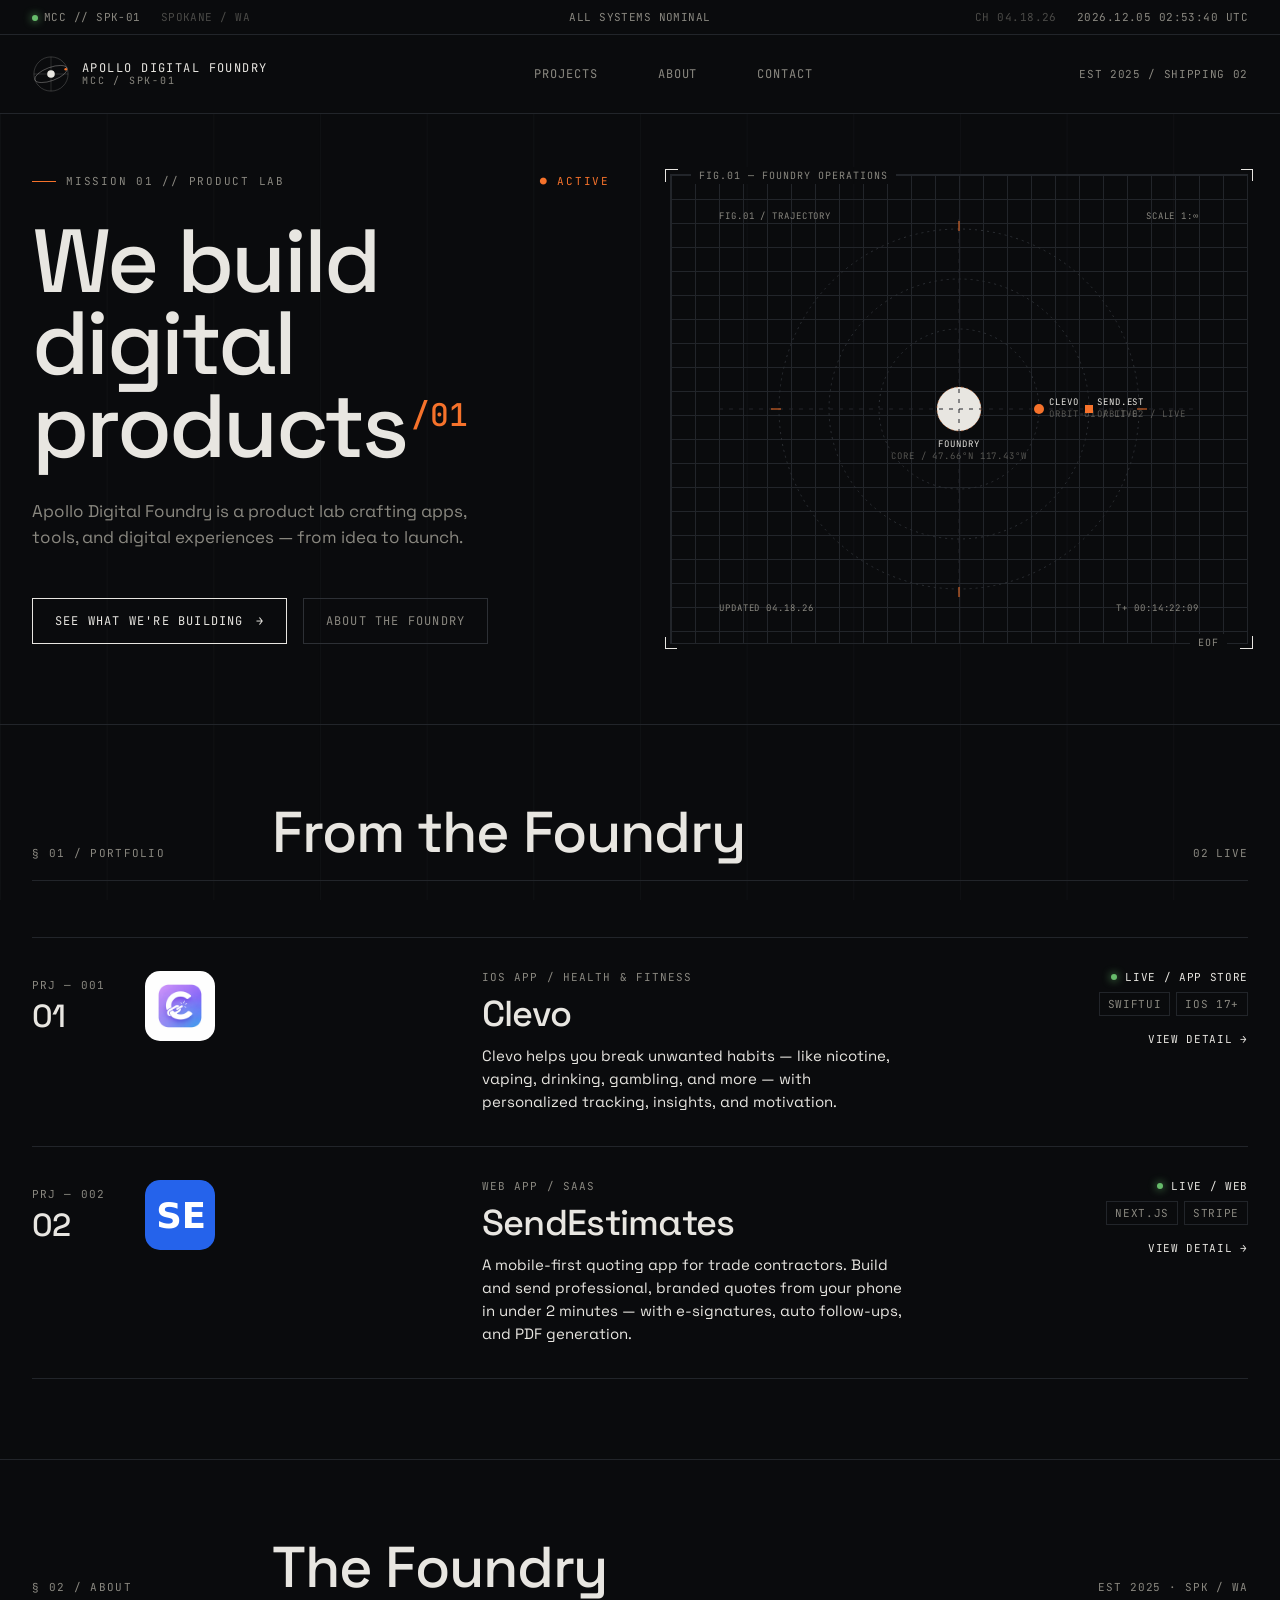
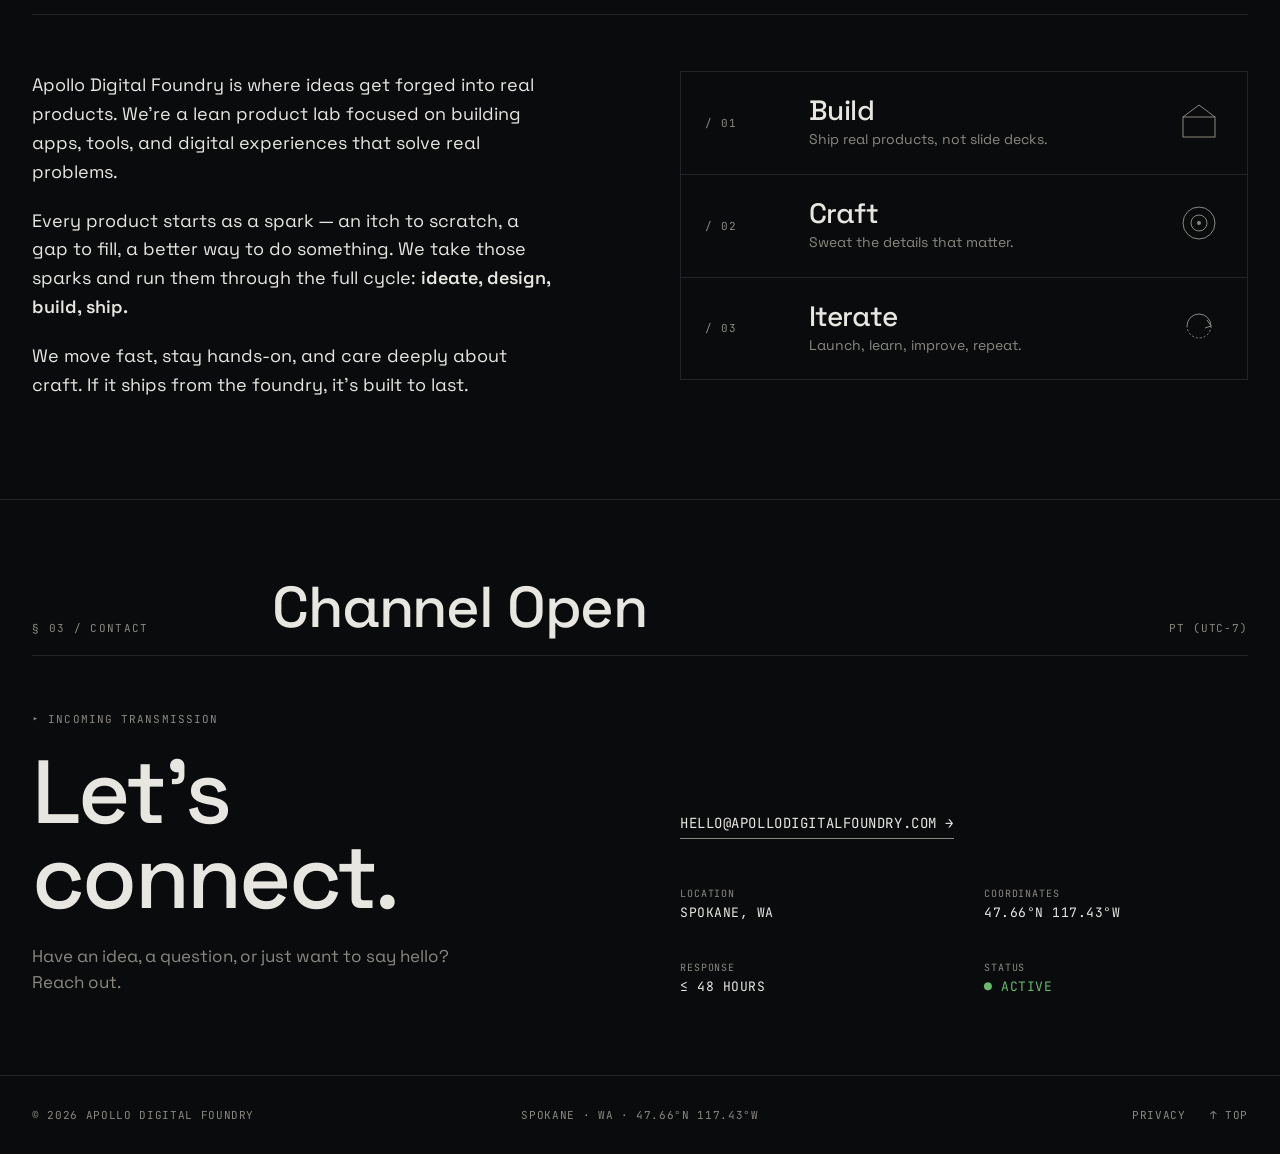
<file: index.html>
<!DOCTYPE html>
<html lang="en">
<head>
  <meta charset="UTF-8" />
  <meta name="viewport" content="width=device-width, initial-scale=1.0" />
  <title>Apollo Digital Foundry — Product Lab / SPK-01</title>
  <meta name="description" content="Apollo Digital Foundry is a product lab crafting apps, tools, and digital experiences — from idea to launch." />

  <!-- Open Graph / iMessage / Facebook -->
  <meta property="og:type" content="website" />
  <meta property="og:title" content="Apollo Digital Foundry — Product Lab" />
  <meta property="og:description" content="A product lab crafting apps, tools, and digital experiences — from idea to launch." />
  <meta property="og:url" content="https://apollodigitalfoundry.com/" />
  <meta property="og:image" content="https://apollodigitalfoundry.com/og-image.png" />
  <meta property="og:image:width" content="1200" />
  <meta property="og:image:height" content="630" />
  <meta property="og:image:alt" content="Apollo Digital Foundry — mission control schematic with orbital monogram and wordmark" />

  <!-- Twitter Card -->
  <meta name="twitter:card" content="summary_large_image" />
  <meta name="twitter:title" content="Apollo Digital Foundry — Product Lab" />
  <meta name="twitter:description" content="A product lab crafting apps, tools, and digital experiences — from idea to launch." />
  <meta name="twitter:image" content="https://apollodigitalfoundry.com/og-image.png" />

  <meta name="theme-color" content="#0a0b0d" />
  <link rel="icon" href="/favicon.ico" sizes="32x32" />
  <link rel="icon" href="/favicon.svg" type="image/svg+xml" />
  <link rel="icon" type="image/png" sizes="192x192" href="/favicon-192.png" />
  <link rel="apple-touch-icon" sizes="192x192" href="/favicon-192.png" />
  <link rel="preconnect" href="https://fonts.googleapis.com" />
  <link rel="preconnect" href="https://fonts.gstatic.com" crossorigin />
  <link href="https://fonts.googleapis.com/css2?family=Space+Grotesk:wght@400;500;600;700&family=JetBrains+Mono:wght@400;500;600&display=swap" rel="stylesheet" />
  <link rel="stylesheet" href="styles.css" />
</head>
<body>
  <div class="grid-overlay" aria-hidden="true"></div>
  <div class="cursor" aria-hidden="true"></div>
  <div class="cursor-coords" aria-hidden="true">X:0000 Y:0000</div>

  <div class="page">
    <!-- TELEMETRY CHROME -->
    <div class="chrome" role="status" aria-label="Mission control status">
      <div class="chrome-inner">
        <div class="chrome-left">
          <span><span class="chrome-dot"></span>MCC // SPK-01</span>
          <span class="chrome-dim">SPOKANE / WA</span>
        </div>
        <div class="chrome-center">ALL SYSTEMS NOMINAL</div>
        <div class="chrome-right">
          <span class="chrome-dim">CH 04.18.26</span>
          <span id="utc-clock">— — —</span>
        </div>
      </div>
    </div>

    <!-- NAV -->
    <nav class="nav" aria-label="Primary">
      <a href="index.html" class="logo" data-hover>
        <span class="logo-mark">
          <svg viewBox="0 0 40 40" xmlns="http://www.w3.org/2000/svg" aria-hidden="true">
            <circle cx="20" cy="20" r="18" fill="none" stroke="currentColor" stroke-width="0.5" opacity="0.4" />
            <ellipse cx="20" cy="20" rx="18" ry="7" fill="none" stroke="currentColor" stroke-width="0.5" opacity="0.6" transform="rotate(-20 20 20)" />
            <line x1="2" y1="20" x2="38" y2="20" stroke="currentColor" stroke-width="0.5" opacity="0.3" />
            <line x1="20" y1="2" x2="20" y2="38" stroke="currentColor" stroke-width="0.5" opacity="0.3" />
            <circle cx="20" cy="20" r="4" fill="currentColor" />
            <circle cx="35.5" cy="15" r="1.4" fill="var(--accent)" />
          </svg>
        </span>
        <span class="logo-title-group">
          <span>APOLLO DIGITAL FOUNDRY</span>
          <span class="logo-sub">MCC / SPK-01</span>
        </span>
      </a>
      <ul class="nav-links">
        <li><a href="#projects">Projects</a></li>
        <li><a href="#about">About</a></li>
        <li><a href="#contact">Contact</a></li>
      </ul>
      <div class="nav-channel">EST 2025 / SHIPPING 02</div>
    </nav>

    <main class="main-content">
      <div class="page-fade">
        <!-- HERO -->
        <section class="hero" id="hero">
          <div class="hero-grid">
            <div>
              <div class="hero-label">
                MISSION 01 // PRODUCT LAB
                <span class="active-tag">● ACTIVE</span>
              </div>
              <h1 class="hero-title">
                We build<br />
                digital<br />
                products<span class="mark">/01</span>
              </h1>
              <p class="hero-sub">
                Apollo Digital Foundry is a product lab crafting apps, tools, and digital experiences — from idea to launch.
              </p>
              <div class="cta-row">
                <a href="#projects" class="cta" data-hover>
                  See What We're Building
                  <span class="arrow">→</span>
                </a>
                <a href="#about" class="cta ghost" data-hover>About the Foundry</a>
              </div>
            </div>
            <div class="hero-schematic" data-hover aria-hidden="true">
              <span class="schematic-label top">FIG.01 — FOUNDRY OPERATIONS</span>
              <span class="schematic-label bottom">EOF</span>
              <span class="schematic-corner tr"></span>
              <span class="schematic-corner bl"></span>
              <div class="orbit-wrap">
                <svg class="orbit-svg" viewBox="0 0 520 420" xmlns="http://www.w3.org/2000/svg" role="img" aria-label="Foundry trajectory — orbital schematic">
                  <!-- Center body -->
                  <circle cx="260" cy="210" r="22" class="body" />
                  <circle cx="260" cy="210" r="22" class="accent" stroke-dasharray="2 3" opacity="0.5" />
                  <text x="260" y="248" text-anchor="middle" class="label bright">FOUNDRY</text>
                  <text x="260" y="260" text-anchor="middle" class="label" opacity="0.6">CORE / 47.66°N 117.43°W</text>

                  <!-- Orbital rings -->
                  <circle cx="260" cy="210" r="80" class="ring" />
                  <circle cx="260" cy="210" r="130" class="ring" />
                  <circle cx="260" cy="210" r="180" class="ring" />

                  <!-- Crosshairs -->
                  <line x1="20" y1="210" x2="500" y2="210" class="axis" stroke-dasharray="4 6" />
                  <line x1="260" y1="20" x2="260" y2="400" class="axis" stroke-dasharray="4 6" />

                  <!-- Tick marks at 0/90/180/270 on outermost ring -->
                  <line x1="438" y1="210" x2="448" y2="210" class="accent" stroke-width="1.5" />
                  <line x1="260" y1="388" x2="260" y2="398" class="accent" stroke-width="1.5" />
                  <line x1="82" y1="210" x2="72" y2="210" class="accent" stroke-width="1.5" />
                  <line x1="260" y1="32" x2="260" y2="22" class="accent" stroke-width="1.5" />

                  <!-- Sat 1 — Clevo -->
                  <g class="sat">
                    <circle cx="340" cy="210" r="5" class="node" />
                    <text x="350" y="206" class="label bright">CLEVO</text>
                    <text x="350" y="218" class="label" opacity="0.6">ORBIT-01 / LIVE</text>
                  </g>

                  <!-- Sat 2 — SendEstimates -->
                  <g class="sat s2">
                    <rect x="386" y="206" width="8" height="8" class="accent-fill" />
                    <text x="398" y="206" class="label bright">SEND.EST</text>
                    <text x="398" y="218" class="label" opacity="0.6">ORBIT-02 / LIVE</text>
                  </g>

                  <!-- Corner labels -->
                  <text x="20" y="20" class="label">FIG.01 / TRAJECTORY</text>
                  <text x="500" y="20" text-anchor="end" class="label">SCALE 1:∞</text>
                  <text x="20" y="412" class="label">UPDATED 04.18.26</text>
                  <text x="500" y="412" text-anchor="end" class="label">T+ 00:14:22:09</text>
                </svg>
              </div>
            </div>
          </div>
        </section>

        <!-- PROJECTS -->
        <section class="section" id="projects">
          <div class="section-head">
            <div class="section-num">§ 01 / PORTFOLIO</div>
            <h2 class="section-title">From the Foundry</h2>
            <div class="section-meta">02 LIVE</div>
          </div>

          <div class="projects">
            <a class="project-row" href="projects/clevo.html" data-hover>
              <div class="project-id">
                <div>PRJ — 001</div>
                <div class="num">01</div>
              </div>
              <div class="project-icon app-icon" aria-hidden="true">
                <img src="/assets/clevo-icon.png" alt="" />
              </div>
              <div class="project-name-col">
                <div class="project-tag">iOS APP / HEALTH &amp; FITNESS</div>
                <div class="project-name">Clevo</div>
                <div class="project-desc">
                  Clevo helps you break unwanted habits — like nicotine, vaping, drinking, gambling, and more — with personalized tracking, insights, and motivation.
                </div>
              </div>
              <div class="project-meta">
                <div class="status"><span class="dot"></span> LIVE / APP STORE</div>
                <div class="chips">
                  <span class="chip">SwiftUI</span>
                  <span class="chip">iOS 17+</span>
                </div>
                <div class="open-arrow">VIEW DETAIL <span>→</span></div>
              </div>
            </a>

            <a class="project-row" href="projects/sendestimates.html" data-hover>
              <div class="project-id">
                <div>PRJ — 002</div>
                <div class="num">02</div>
              </div>
              <div class="project-icon app-icon" aria-hidden="true">
                <img src="/assets/sendestimates-icon.svg" alt="" />
              </div>
              <div class="project-name-col">
                <div class="project-tag">WEB APP / SAAS</div>
                <div class="project-name">SendEstimates</div>
                <div class="project-desc">
                  A mobile-first quoting app for trade contractors. Build and send professional, branded quotes from your phone in under 2 minutes — with e-signatures, auto follow-ups, and PDF generation.
                </div>
              </div>
              <div class="project-meta">
                <div class="status"><span class="dot"></span> LIVE / WEB</div>
                <div class="chips">
                  <span class="chip">Next.js</span>
                  <span class="chip">Stripe</span>
                </div>
                <div class="open-arrow">VIEW DETAIL <span>→</span></div>
              </div>
            </a>
          </div>
        </section>

        <!-- ABOUT -->
        <section class="section" id="about">
          <div class="section-head">
            <div class="section-num">§ 02 / ABOUT</div>
            <h2 class="section-title">The Foundry</h2>
            <div class="section-meta">EST 2025 · SPK / WA</div>
          </div>

          <div class="about-grid">
            <div class="about-body">
              <p>
                Apollo Digital Foundry is where ideas get forged into real products. We're a lean product lab focused on building apps, tools, and digital experiences that solve real problems.
              </p>
              <p>
                Every product starts as a spark — an itch to scratch, a gap to fill, a better way to do something. We take those sparks and run them through the full cycle: <strong>ideate, design, build, ship.</strong>
              </p>
              <p>
                We move fast, stay hands-on, and care deeply about craft. If it ships from the foundry, it's built to last.
              </p>
            </div>

            <div class="pillars">
              <div class="pillar" data-hover>
                <div class="pillar-num">/ 01</div>
                <div>
                  <div class="pillar-title">Build</div>
                  <div class="pillar-desc">Ship real products, not slide decks.</div>
                </div>
                <div class="pillar-glyph" aria-hidden="true">
                  <svg viewBox="0 0 48 48"><rect x="8" y="20" width="32" height="20" fill="none" stroke="currentColor" stroke-width="1" /><path d="M 8 20 L 24 8 L 40 20" fill="none" stroke="currentColor" stroke-width="1" /></svg>
                </div>
              </div>
              <div class="pillar" data-hover>
                <div class="pillar-num">/ 02</div>
                <div>
                  <div class="pillar-title">Craft</div>
                  <div class="pillar-desc">Sweat the details that matter.</div>
                </div>
                <div class="pillar-glyph" aria-hidden="true">
                  <svg viewBox="0 0 48 48"><circle cx="24" cy="24" r="16" fill="none" stroke="currentColor" stroke-width="1" /><circle cx="24" cy="24" r="8" fill="none" stroke="currentColor" stroke-width="1" /><circle cx="24" cy="24" r="2" fill="currentColor" /></svg>
                </div>
              </div>
              <div class="pillar" data-hover>
                <div class="pillar-num">/ 03</div>
                <div>
                  <div class="pillar-title">Iterate</div>
                  <div class="pillar-desc">Launch, learn, improve, repeat.</div>
                </div>
                <div class="pillar-glyph" aria-hidden="true">
                  <svg viewBox="0 0 48 48"><path d="M 12 24 A 12 12 0 0 1 36 24" fill="none" stroke="currentColor" stroke-width="1" /><path d="M 36 24 A 12 12 0 0 1 12 24" fill="none" stroke="currentColor" stroke-width="1" stroke-dasharray="2 2" /><polyline points="32,18 36,24 30,26" fill="none" stroke="currentColor" stroke-width="1" /></svg>
                </div>
              </div>
            </div>
          </div>
        </section>

        <!-- CONTACT -->
        <section class="section no-border" id="contact">
          <div class="section-head">
            <div class="section-num">§ 03 / CONTACT</div>
            <h2 class="section-title">Channel Open</h2>
            <div class="section-meta">PT (UTC-7)</div>
          </div>

          <div class="contact-grid">
            <div>
              <div class="contact-label">▸ INCOMING TRANSMISSION</div>
              <h2 class="contact-title">Let's<br />connect.</h2>
              <p class="contact-sub">Have an idea, a question, or just want to say hello? Reach out.</p>
            </div>
            <div>
              <a href="mailto:hello@apollodigitalfoundry.com" class="contact-email" data-hover>hello@apollodigitalfoundry.com →</a>
              <div class="contact-meta">
                <div>
                  <span class="k">LOCATION</span>
                  <span class="v">Spokane, WA</span>
                </div>
                <div>
                  <span class="k">COORDINATES</span>
                  <span class="v">47.66°N 117.43°W</span>
                </div>
                <div>
                  <span class="k">RESPONSE</span>
                  <span class="v">≤ 48 hours</span>
                </div>
                <div>
                  <span class="k">STATUS</span>
                  <span class="v ok">● Active</span>
                </div>
              </div>
            </div>
          </div>
        </section>
      </div>
    </main>

    <footer class="footer">
      <div>© 2026 APOLLO DIGITAL FOUNDRY</div>
      <div>SPOKANE · WA · 47.66°N 117.43°W</div>
      <div class="footer-right">
        <a href="privacy.html">Privacy</a>
        <a href="#hero" data-top>↑ Top</a>
      </div>
    </footer>
  </div>

  <script src="script.js"></script>
</body>
</html>
</file>
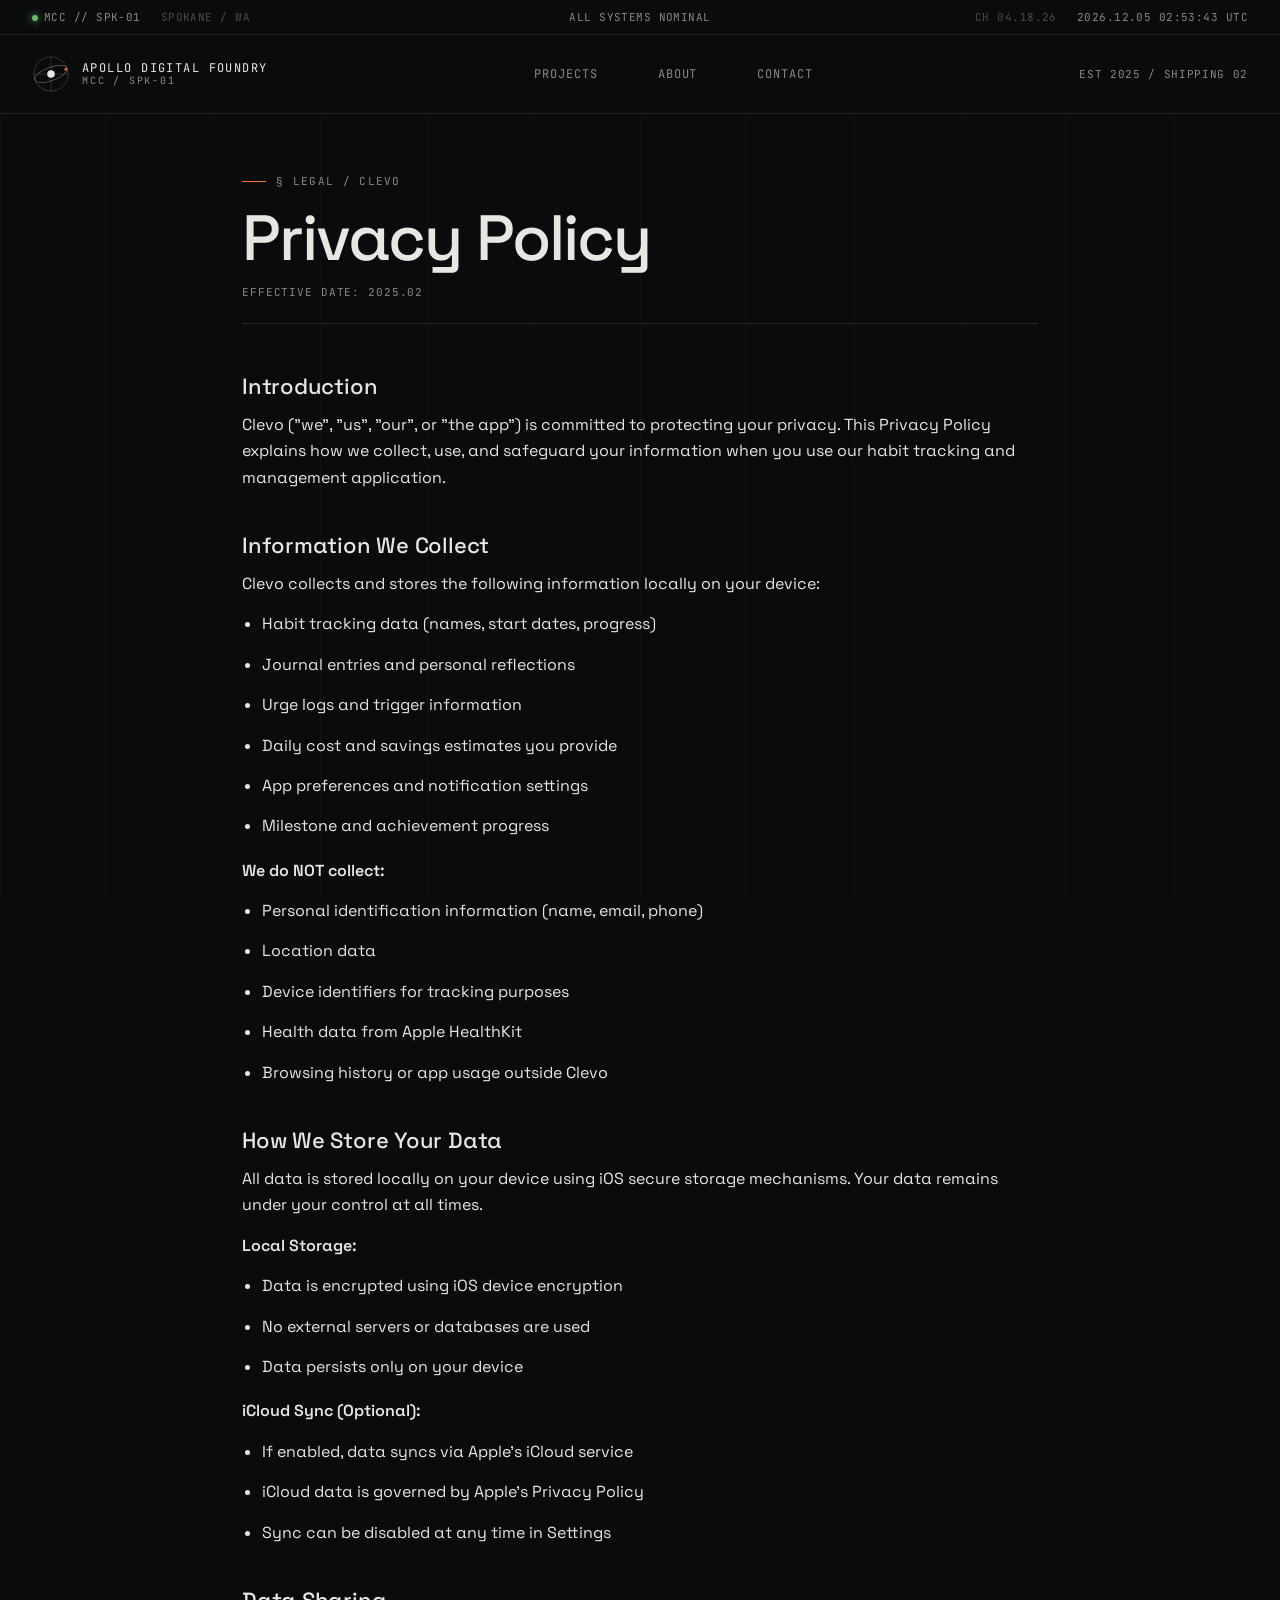
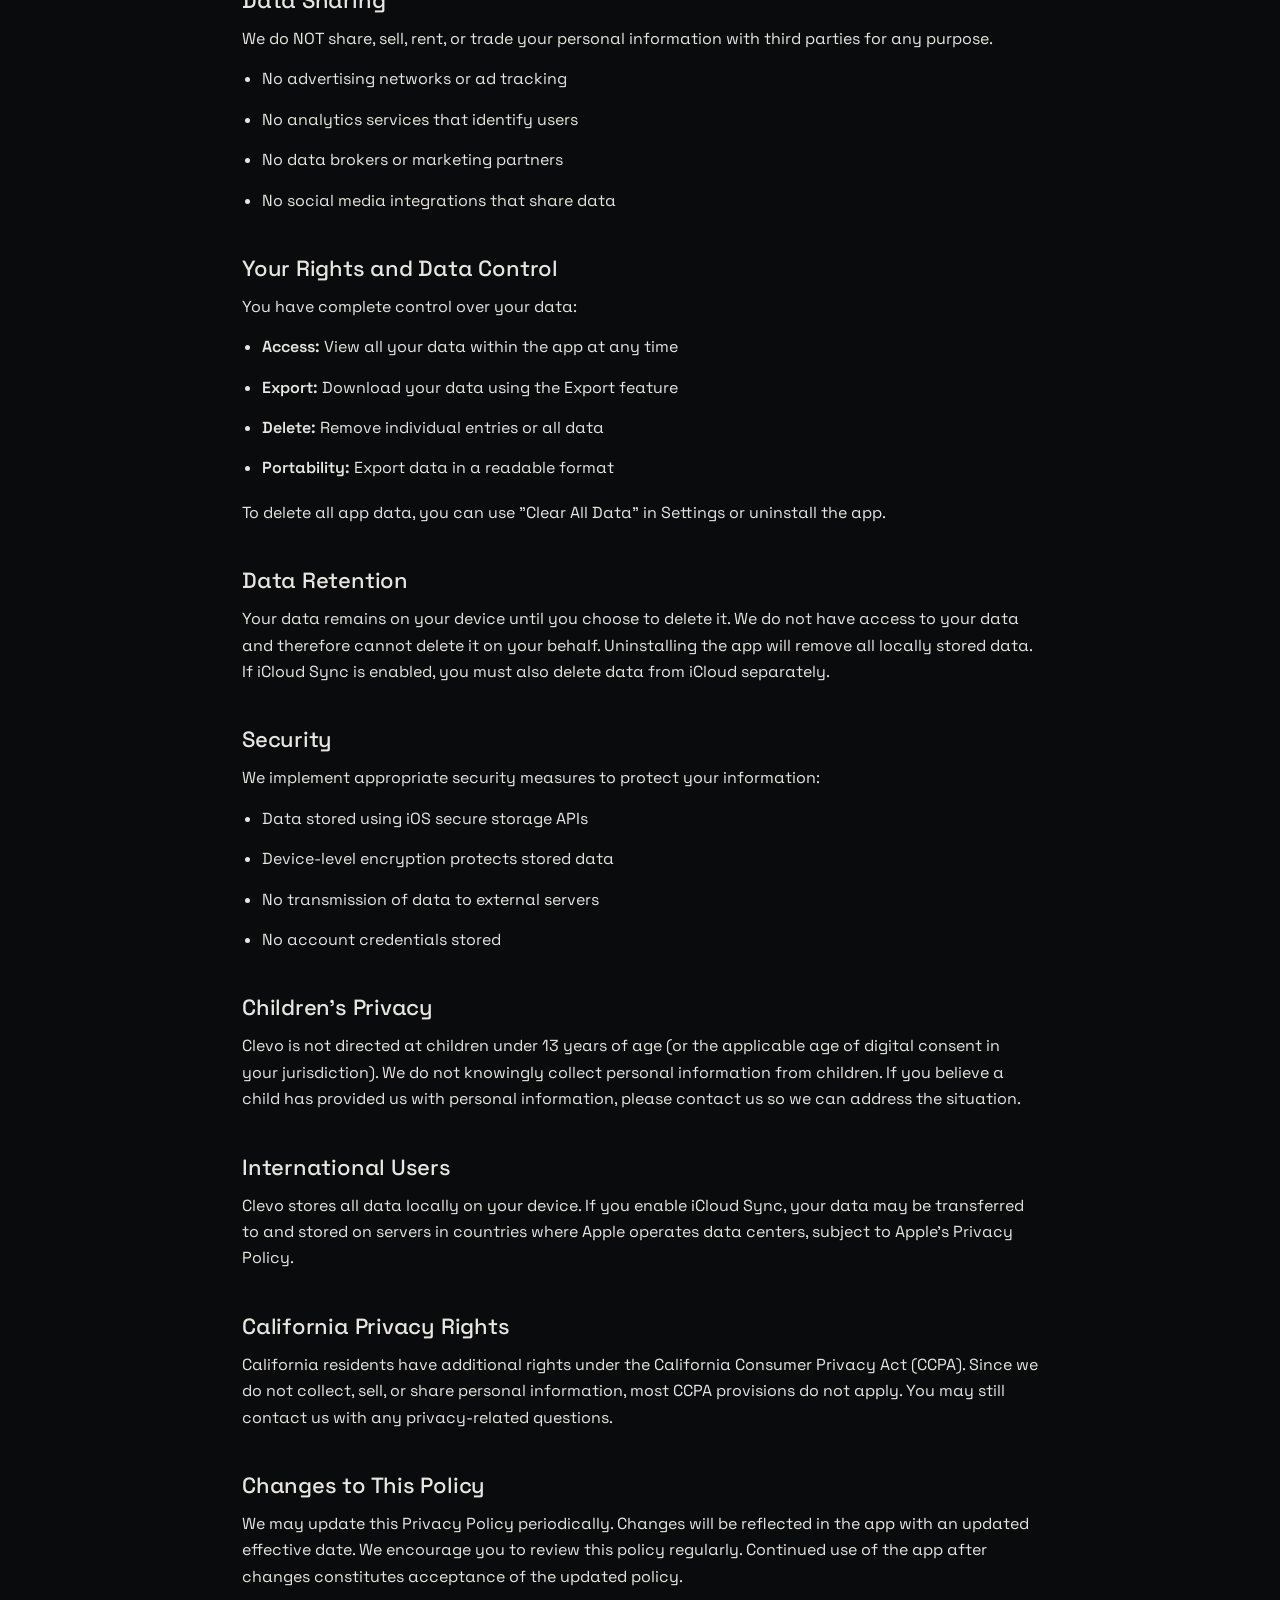
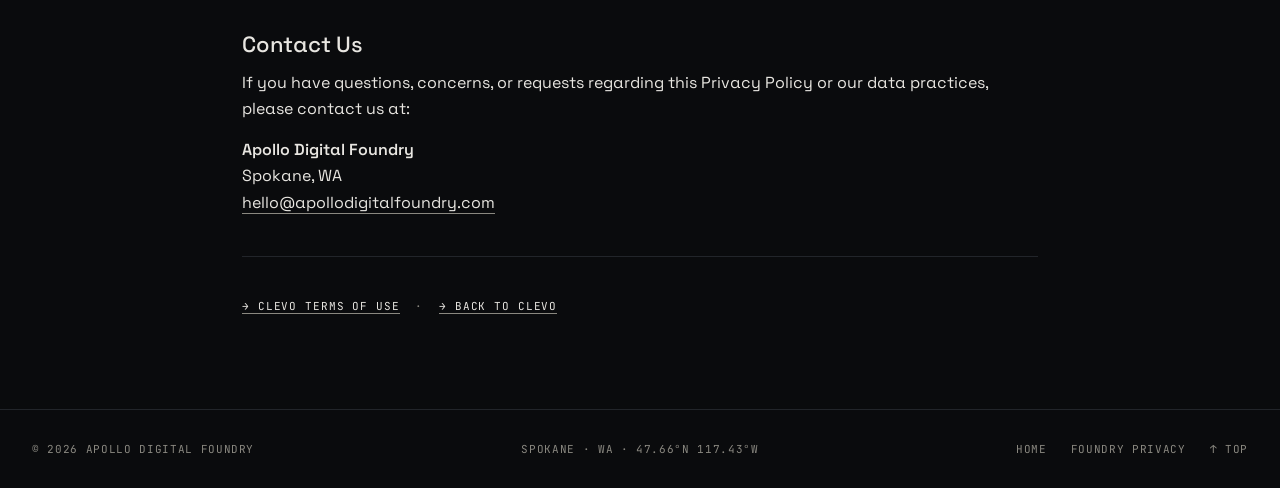
<file: privacy-clevo.html>
<!DOCTYPE html>
<html lang="en">
<head>
  <meta charset="UTF-8" />
  <meta name="viewport" content="width=device-width, initial-scale=1.0" />
  <title>Clevo Privacy Policy — Apollo Digital Foundry</title>
  <meta name="description" content="Privacy Policy for Clevo, a habit tracking and management app by Apollo Digital Foundry." />

  <meta property="og:type" content="article" />
  <meta property="og:site_name" content="Apollo Digital Foundry" />
  <meta property="og:title" content="Clevo Privacy Policy" />
  <meta property="og:description" content="How Clevo handles your habit tracking data — all stored locally on your device." />
  <meta property="og:url" content="https://apollodigitalfoundry.com/privacy-clevo.html" />
  <meta property="og:image" content="https://apollodigitalfoundry.com/og-image.png" />
  <meta property="og:image:width" content="1200" />
  <meta property="og:image:height" content="630" />

  <meta name="twitter:card" content="summary_large_image" />
  <meta name="twitter:title" content="Clevo Privacy Policy" />
  <meta name="twitter:description" content="How Clevo handles your habit tracking data — all stored locally on your device." />
  <meta name="twitter:image" content="https://apollodigitalfoundry.com/og-image.png" />

  <meta name="theme-color" content="#0a0b0d" />
  <link rel="icon" href="/favicon.ico" sizes="32x32" />
  <link rel="icon" href="/favicon.svg" type="image/svg+xml" />
  <link rel="icon" type="image/png" sizes="192x192" href="/favicon-192.png" />
  <link rel="apple-touch-icon" sizes="192x192" href="/favicon-192.png" />
  <link rel="preconnect" href="https://fonts.googleapis.com" />
  <link rel="preconnect" href="https://fonts.gstatic.com" crossorigin />
  <link href="https://fonts.googleapis.com/css2?family=Space+Grotesk:wght@400;500;600;700&family=JetBrains+Mono:wght@400;500;600&display=swap" rel="stylesheet" />
  <link rel="stylesheet" href="styles.css" />
</head>
<body>
  <div class="grid-overlay" aria-hidden="true"></div>
  <div class="cursor" aria-hidden="true"></div>
  <div class="cursor-coords" aria-hidden="true">X:0000 Y:0000</div>

  <div class="page">
    <div class="chrome" role="status" aria-label="Mission control status">
      <div class="chrome-inner">
        <div class="chrome-left">
          <span><span class="chrome-dot"></span>MCC // SPK-01</span>
          <span class="chrome-dim">SPOKANE / WA</span>
        </div>
        <div class="chrome-center">ALL SYSTEMS NOMINAL</div>
        <div class="chrome-right">
          <span class="chrome-dim">CH 04.18.26</span>
          <span id="utc-clock">— — —</span>
        </div>
      </div>
    </div>

    <nav class="nav" aria-label="Primary">
      <a href="index.html" class="logo" data-hover>
        <span class="logo-mark">
          <svg viewBox="0 0 40 40" xmlns="http://www.w3.org/2000/svg" aria-hidden="true">
            <circle cx="20" cy="20" r="18" fill="none" stroke="currentColor" stroke-width="0.5" opacity="0.4" />
            <ellipse cx="20" cy="20" rx="18" ry="7" fill="none" stroke="currentColor" stroke-width="0.5" opacity="0.6" transform="rotate(-20 20 20)" />
            <line x1="2" y1="20" x2="38" y2="20" stroke="currentColor" stroke-width="0.5" opacity="0.3" />
            <line x1="20" y1="2" x2="20" y2="38" stroke="currentColor" stroke-width="0.5" opacity="0.3" />
            <circle cx="20" cy="20" r="4" fill="currentColor" />
            <circle cx="35.5" cy="15" r="1.4" fill="var(--accent)" />
          </svg>
        </span>
        <span class="logo-title-group">
          <span>APOLLO DIGITAL FOUNDRY</span>
          <span class="logo-sub">MCC / SPK-01</span>
        </span>
      </a>
      <ul class="nav-links">
        <li><a href="index.html#projects">Projects</a></li>
        <li><a href="index.html#about">About</a></li>
        <li><a href="index.html#contact">Contact</a></li>
      </ul>
      <div class="nav-channel">EST 2025 / SHIPPING 02</div>
    </nav>

    <main class="main-content">
      <article class="doc page-fade">
        <div class="doc-label">§ LEGAL / CLEVO</div>
        <h1 class="doc-title">Privacy Policy</h1>
        <div class="doc-meta">EFFECTIVE DATE: 2025.02</div>

        <h2>Introduction</h2>
        <p>Clevo ("we", "us", "our", or "the app") is committed to protecting your privacy. This Privacy Policy explains how we collect, use, and safeguard your information when you use our habit tracking and management application.</p>

        <h2>Information We Collect</h2>
        <p>Clevo collects and stores the following information locally on your device:</p>
        <ul>
          <li>Habit tracking data (names, start dates, progress)</li>
          <li>Journal entries and personal reflections</li>
          <li>Urge logs and trigger information</li>
          <li>Daily cost and savings estimates you provide</li>
          <li>App preferences and notification settings</li>
          <li>Milestone and achievement progress</li>
        </ul>
        <p><strong>We do NOT collect:</strong></p>
        <ul>
          <li>Personal identification information (name, email, phone)</li>
          <li>Location data</li>
          <li>Device identifiers for tracking purposes</li>
          <li>Health data from Apple HealthKit</li>
          <li>Browsing history or app usage outside Clevo</li>
        </ul>

        <h2>How We Store Your Data</h2>
        <p>All data is stored locally on your device using iOS secure storage mechanisms. Your data remains under your control at all times.</p>
        <p><strong>Local Storage:</strong></p>
        <ul>
          <li>Data is encrypted using iOS device encryption</li>
          <li>No external servers or databases are used</li>
          <li>Data persists only on your device</li>
        </ul>
        <p><strong>iCloud Sync (Optional):</strong></p>
        <ul>
          <li>If enabled, data syncs via Apple's iCloud service</li>
          <li>iCloud data is governed by Apple's Privacy Policy</li>
          <li>Sync can be disabled at any time in Settings</li>
        </ul>

        <h2>Data Sharing</h2>
        <p>We do NOT share, sell, rent, or trade your personal information with third parties for any purpose.</p>
        <ul>
          <li>No advertising networks or ad tracking</li>
          <li>No analytics services that identify users</li>
          <li>No data brokers or marketing partners</li>
          <li>No social media integrations that share data</li>
        </ul>

        <h2>Your Rights and Data Control</h2>
        <p>You have complete control over your data:</p>
        <ul>
          <li><strong>Access:</strong> View all your data within the app at any time</li>
          <li><strong>Export:</strong> Download your data using the Export feature</li>
          <li><strong>Delete:</strong> Remove individual entries or all data</li>
          <li><strong>Portability:</strong> Export data in a readable format</li>
        </ul>
        <p>To delete all app data, you can use "Clear All Data" in Settings or uninstall the app.</p>

        <h2>Data Retention</h2>
        <p>Your data remains on your device until you choose to delete it. We do not have access to your data and therefore cannot delete it on your behalf. Uninstalling the app will remove all locally stored data. If iCloud Sync is enabled, you must also delete data from iCloud separately.</p>

        <h2>Security</h2>
        <p>We implement appropriate security measures to protect your information:</p>
        <ul>
          <li>Data stored using iOS secure storage APIs</li>
          <li>Device-level encryption protects stored data</li>
          <li>No transmission of data to external servers</li>
          <li>No account credentials stored</li>
        </ul>

        <h2>Children's Privacy</h2>
        <p>Clevo is not directed at children under 13 years of age (or the applicable age of digital consent in your jurisdiction). We do not knowingly collect personal information from children. If you believe a child has provided us with personal information, please contact us so we can address the situation.</p>

        <h2>International Users</h2>
        <p>Clevo stores all data locally on your device. If you enable iCloud Sync, your data may be transferred to and stored on servers in countries where Apple operates data centers, subject to Apple's Privacy Policy.</p>

        <h2>California Privacy Rights</h2>
        <p>California residents have additional rights under the California Consumer Privacy Act (CCPA). Since we do not collect, sell, or share personal information, most CCPA provisions do not apply. You may still contact us with any privacy-related questions.</p>

        <h2>Changes to This Policy</h2>
        <p>We may update this Privacy Policy periodically. Changes will be reflected in the app with an updated effective date. We encourage you to review this policy regularly. Continued use of the app after changes constitutes acceptance of the updated policy.</p>

        <h2>Contact Us</h2>
        <p>If you have questions, concerns, or requests regarding this Privacy Policy or our data practices, please contact us at:</p>
        <p>
          <strong>Apollo Digital Foundry</strong><br />
          Spokane, WA<br />
          <a href="mailto:hello@apollodigitalfoundry.com">hello@apollodigitalfoundry.com</a>
        </p>

        <hr />
        <p style="font-family: var(--mono); font-size: 11px; letter-spacing: 0.08em; text-transform: uppercase; color: var(--fg-dim);">
          <a href="terms-clevo.html">→ Clevo Terms of Use</a> &nbsp;·&nbsp;
          <a href="projects/clevo.html">→ Back to Clevo</a>
        </p>
      </article>
    </main>

    <footer class="footer">
      <div>© 2026 APOLLO DIGITAL FOUNDRY</div>
      <div>SPOKANE · WA · 47.66°N 117.43°W</div>
      <div class="footer-right">
        <a href="index.html">Home</a>
        <a href="privacy.html">Foundry Privacy</a>
        <a href="#" data-top>↑ Top</a>
      </div>
    </footer>
  </div>

  <script src="script.js"></script>
</body>
</html>
</file>
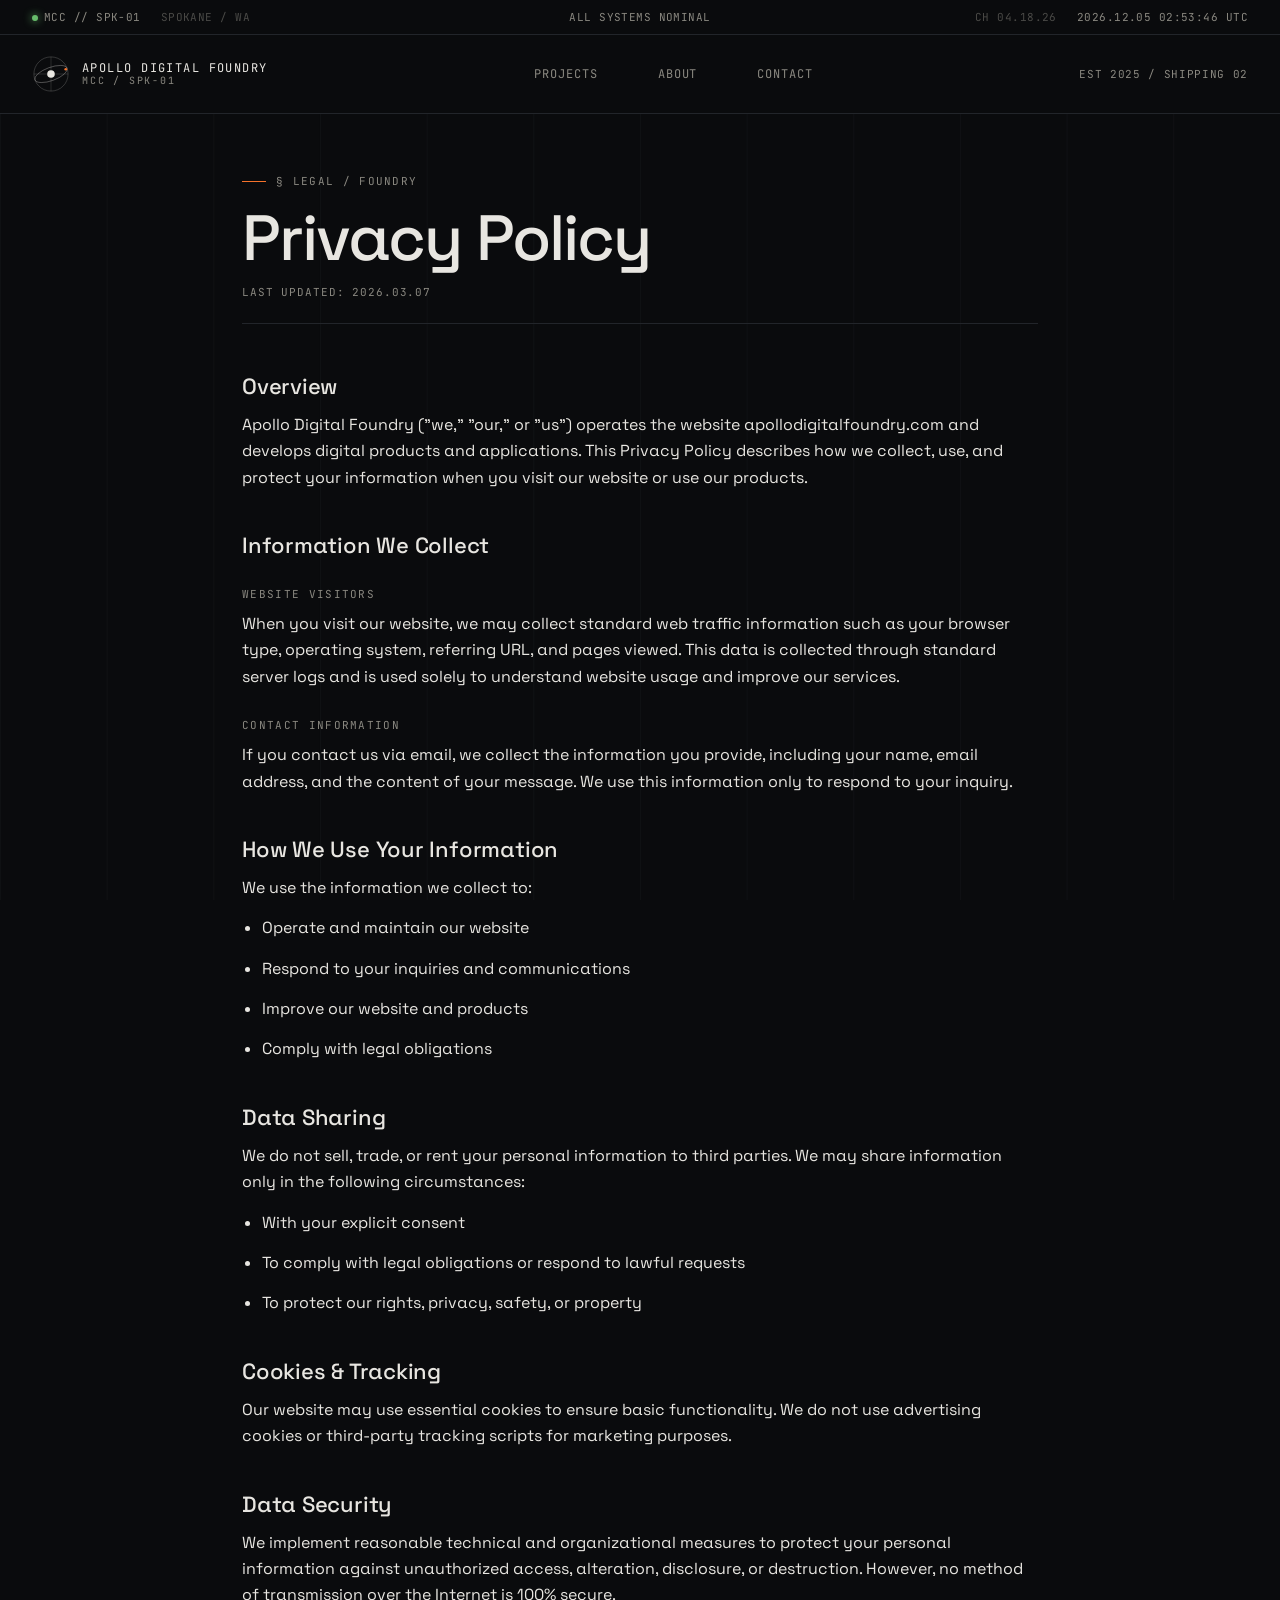
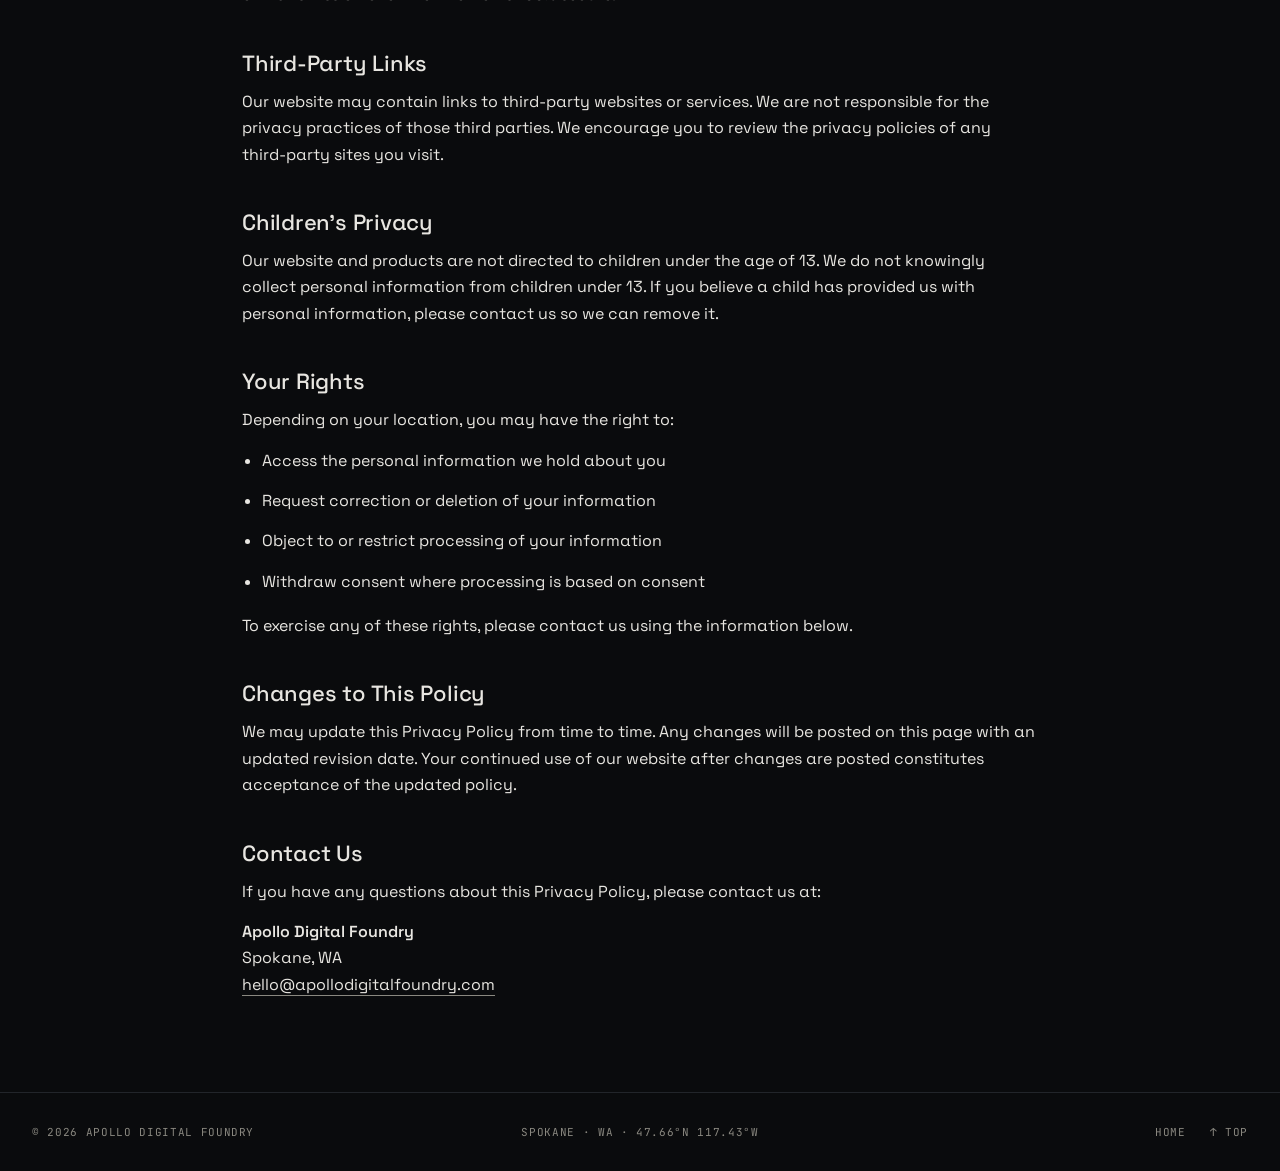
<file: privacy.html>
<!DOCTYPE html>
<html lang="en">
<head>
  <meta charset="UTF-8" />
  <meta name="viewport" content="width=device-width, initial-scale=1.0" />
  <title>Privacy Policy — Apollo Digital Foundry</title>
  <meta name="description" content="Privacy Policy for Apollo Digital Foundry and its products." />

  <meta property="og:type" content="article" />
  <meta property="og:site_name" content="Apollo Digital Foundry" />
  <meta property="og:title" content="Privacy Policy — Apollo Digital Foundry" />
  <meta property="og:description" content="How Apollo Digital Foundry collects, uses, and protects your information." />
  <meta property="og:url" content="https://apollodigitalfoundry.com/privacy.html" />
  <meta property="og:image" content="https://apollodigitalfoundry.com/og-image.png" />
  <meta property="og:image:width" content="1200" />
  <meta property="og:image:height" content="630" />

  <meta name="twitter:card" content="summary_large_image" />
  <meta name="twitter:title" content="Privacy Policy — Apollo Digital Foundry" />
  <meta name="twitter:description" content="How Apollo Digital Foundry collects, uses, and protects your information." />
  <meta name="twitter:image" content="https://apollodigitalfoundry.com/og-image.png" />

  <meta name="theme-color" content="#0a0b0d" />
  <link rel="icon" href="/favicon.ico" sizes="32x32" />
  <link rel="icon" href="/favicon.svg" type="image/svg+xml" />
  <link rel="icon" type="image/png" sizes="192x192" href="/favicon-192.png" />
  <link rel="apple-touch-icon" sizes="192x192" href="/favicon-192.png" />
  <link rel="preconnect" href="https://fonts.googleapis.com" />
  <link rel="preconnect" href="https://fonts.gstatic.com" crossorigin />
  <link href="https://fonts.googleapis.com/css2?family=Space+Grotesk:wght@400;500;600;700&family=JetBrains+Mono:wght@400;500;600&display=swap" rel="stylesheet" />
  <link rel="stylesheet" href="styles.css" />
</head>
<body>
  <div class="grid-overlay" aria-hidden="true"></div>
  <div class="cursor" aria-hidden="true"></div>
  <div class="cursor-coords" aria-hidden="true">X:0000 Y:0000</div>

  <div class="page">
    <div class="chrome" role="status" aria-label="Mission control status">
      <div class="chrome-inner">
        <div class="chrome-left">
          <span><span class="chrome-dot"></span>MCC // SPK-01</span>
          <span class="chrome-dim">SPOKANE / WA</span>
        </div>
        <div class="chrome-center">ALL SYSTEMS NOMINAL</div>
        <div class="chrome-right">
          <span class="chrome-dim">CH 04.18.26</span>
          <span id="utc-clock">— — —</span>
        </div>
      </div>
    </div>

    <nav class="nav" aria-label="Primary">
      <a href="index.html" class="logo" data-hover>
        <span class="logo-mark">
          <svg viewBox="0 0 40 40" xmlns="http://www.w3.org/2000/svg" aria-hidden="true">
            <circle cx="20" cy="20" r="18" fill="none" stroke="currentColor" stroke-width="0.5" opacity="0.4" />
            <ellipse cx="20" cy="20" rx="18" ry="7" fill="none" stroke="currentColor" stroke-width="0.5" opacity="0.6" transform="rotate(-20 20 20)" />
            <line x1="2" y1="20" x2="38" y2="20" stroke="currentColor" stroke-width="0.5" opacity="0.3" />
            <line x1="20" y1="2" x2="20" y2="38" stroke="currentColor" stroke-width="0.5" opacity="0.3" />
            <circle cx="20" cy="20" r="4" fill="currentColor" />
            <circle cx="35.5" cy="15" r="1.4" fill="var(--accent)" />
          </svg>
        </span>
        <span class="logo-title-group">
          <span>APOLLO DIGITAL FOUNDRY</span>
          <span class="logo-sub">MCC / SPK-01</span>
        </span>
      </a>
      <ul class="nav-links">
        <li><a href="index.html#projects">Projects</a></li>
        <li><a href="index.html#about">About</a></li>
        <li><a href="index.html#contact">Contact</a></li>
      </ul>
      <div class="nav-channel">EST 2025 / SHIPPING 02</div>
    </nav>

    <main class="main-content">
      <article class="doc page-fade">
        <div class="doc-label">§ LEGAL / FOUNDRY</div>
        <h1 class="doc-title">Privacy Policy</h1>
        <div class="doc-meta">LAST UPDATED: 2026.03.07</div>

        <h2>Overview</h2>
        <p>Apollo Digital Foundry ("we," "our," or "us") operates the website apollodigitalfoundry.com and develops digital products and applications. This Privacy Policy describes how we collect, use, and protect your information when you visit our website or use our products.</p>

        <h2>Information We Collect</h2>
        <h3>Website Visitors</h3>
        <p>When you visit our website, we may collect standard web traffic information such as your browser type, operating system, referring URL, and pages viewed. This data is collected through standard server logs and is used solely to understand website usage and improve our services.</p>
        <h3>Contact Information</h3>
        <p>If you contact us via email, we collect the information you provide, including your name, email address, and the content of your message. We use this information only to respond to your inquiry.</p>

        <h2>How We Use Your Information</h2>
        <p>We use the information we collect to:</p>
        <ul>
          <li>Operate and maintain our website</li>
          <li>Respond to your inquiries and communications</li>
          <li>Improve our website and products</li>
          <li>Comply with legal obligations</li>
        </ul>

        <h2>Data Sharing</h2>
        <p>We do not sell, trade, or rent your personal information to third parties. We may share information only in the following circumstances:</p>
        <ul>
          <li>With your explicit consent</li>
          <li>To comply with legal obligations or respond to lawful requests</li>
          <li>To protect our rights, privacy, safety, or property</li>
        </ul>

        <h2>Cookies &amp; Tracking</h2>
        <p>Our website may use essential cookies to ensure basic functionality. We do not use advertising cookies or third-party tracking scripts for marketing purposes.</p>

        <h2>Data Security</h2>
        <p>We implement reasonable technical and organizational measures to protect your personal information against unauthorized access, alteration, disclosure, or destruction. However, no method of transmission over the Internet is 100% secure.</p>

        <h2>Third-Party Links</h2>
        <p>Our website may contain links to third-party websites or services. We are not responsible for the privacy practices of those third parties. We encourage you to review the privacy policies of any third-party sites you visit.</p>

        <h2>Children's Privacy</h2>
        <p>Our website and products are not directed to children under the age of 13. We do not knowingly collect personal information from children under 13. If you believe a child has provided us with personal information, please contact us so we can remove it.</p>

        <h2>Your Rights</h2>
        <p>Depending on your location, you may have the right to:</p>
        <ul>
          <li>Access the personal information we hold about you</li>
          <li>Request correction or deletion of your information</li>
          <li>Object to or restrict processing of your information</li>
          <li>Withdraw consent where processing is based on consent</li>
        </ul>
        <p>To exercise any of these rights, please contact us using the information below.</p>

        <h2>Changes to This Policy</h2>
        <p>We may update this Privacy Policy from time to time. Any changes will be posted on this page with an updated revision date. Your continued use of our website after changes are posted constitutes acceptance of the updated policy.</p>

        <h2>Contact Us</h2>
        <p>If you have any questions about this Privacy Policy, please contact us at:</p>
        <p>
          <strong>Apollo Digital Foundry</strong><br />
          Spokane, WA<br />
          <a href="mailto:hello@apollodigitalfoundry.com">hello@apollodigitalfoundry.com</a>
        </p>
      </article>
    </main>

    <footer class="footer">
      <div>© 2026 APOLLO DIGITAL FOUNDRY</div>
      <div>SPOKANE · WA · 47.66°N 117.43°W</div>
      <div class="footer-right">
        <a href="index.html">Home</a>
        <a href="#" data-top>↑ Top</a>
      </div>
    </footer>
  </div>

  <script src="script.js"></script>
</body>
</html>
</file>
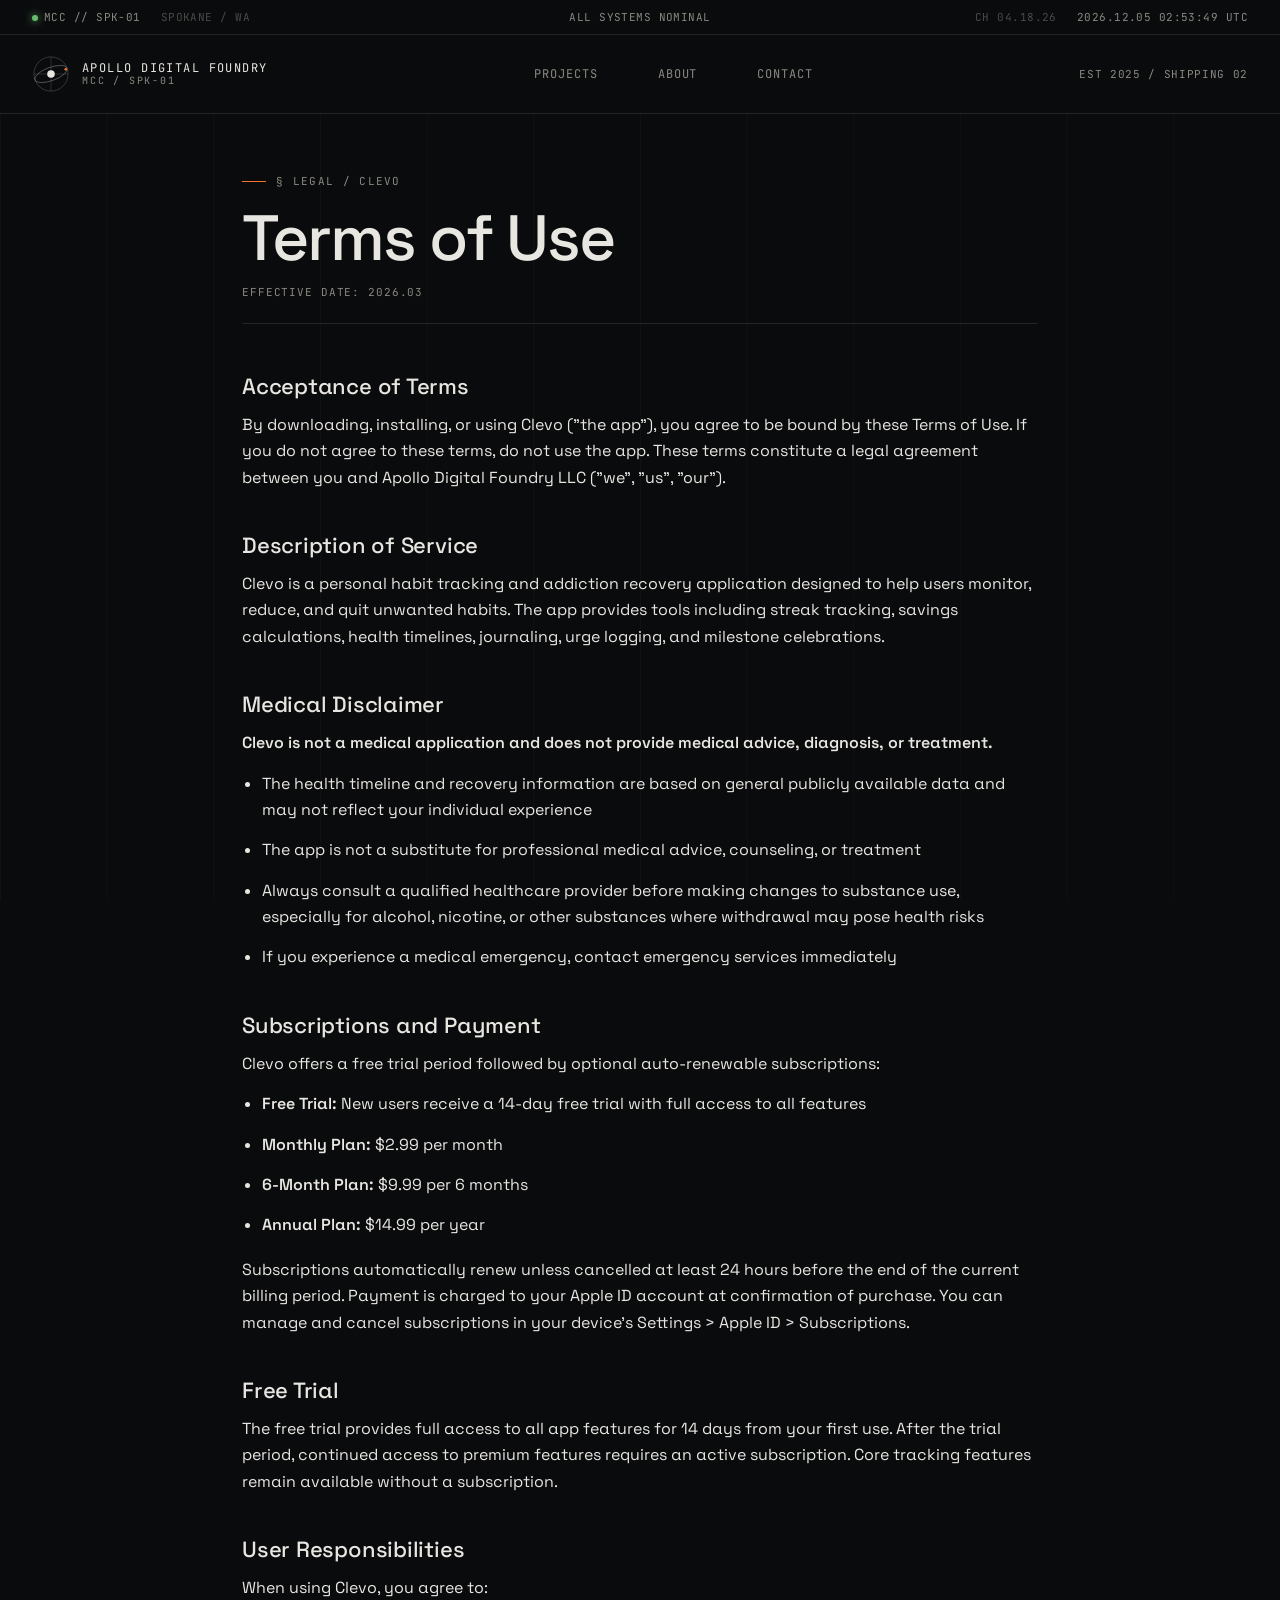
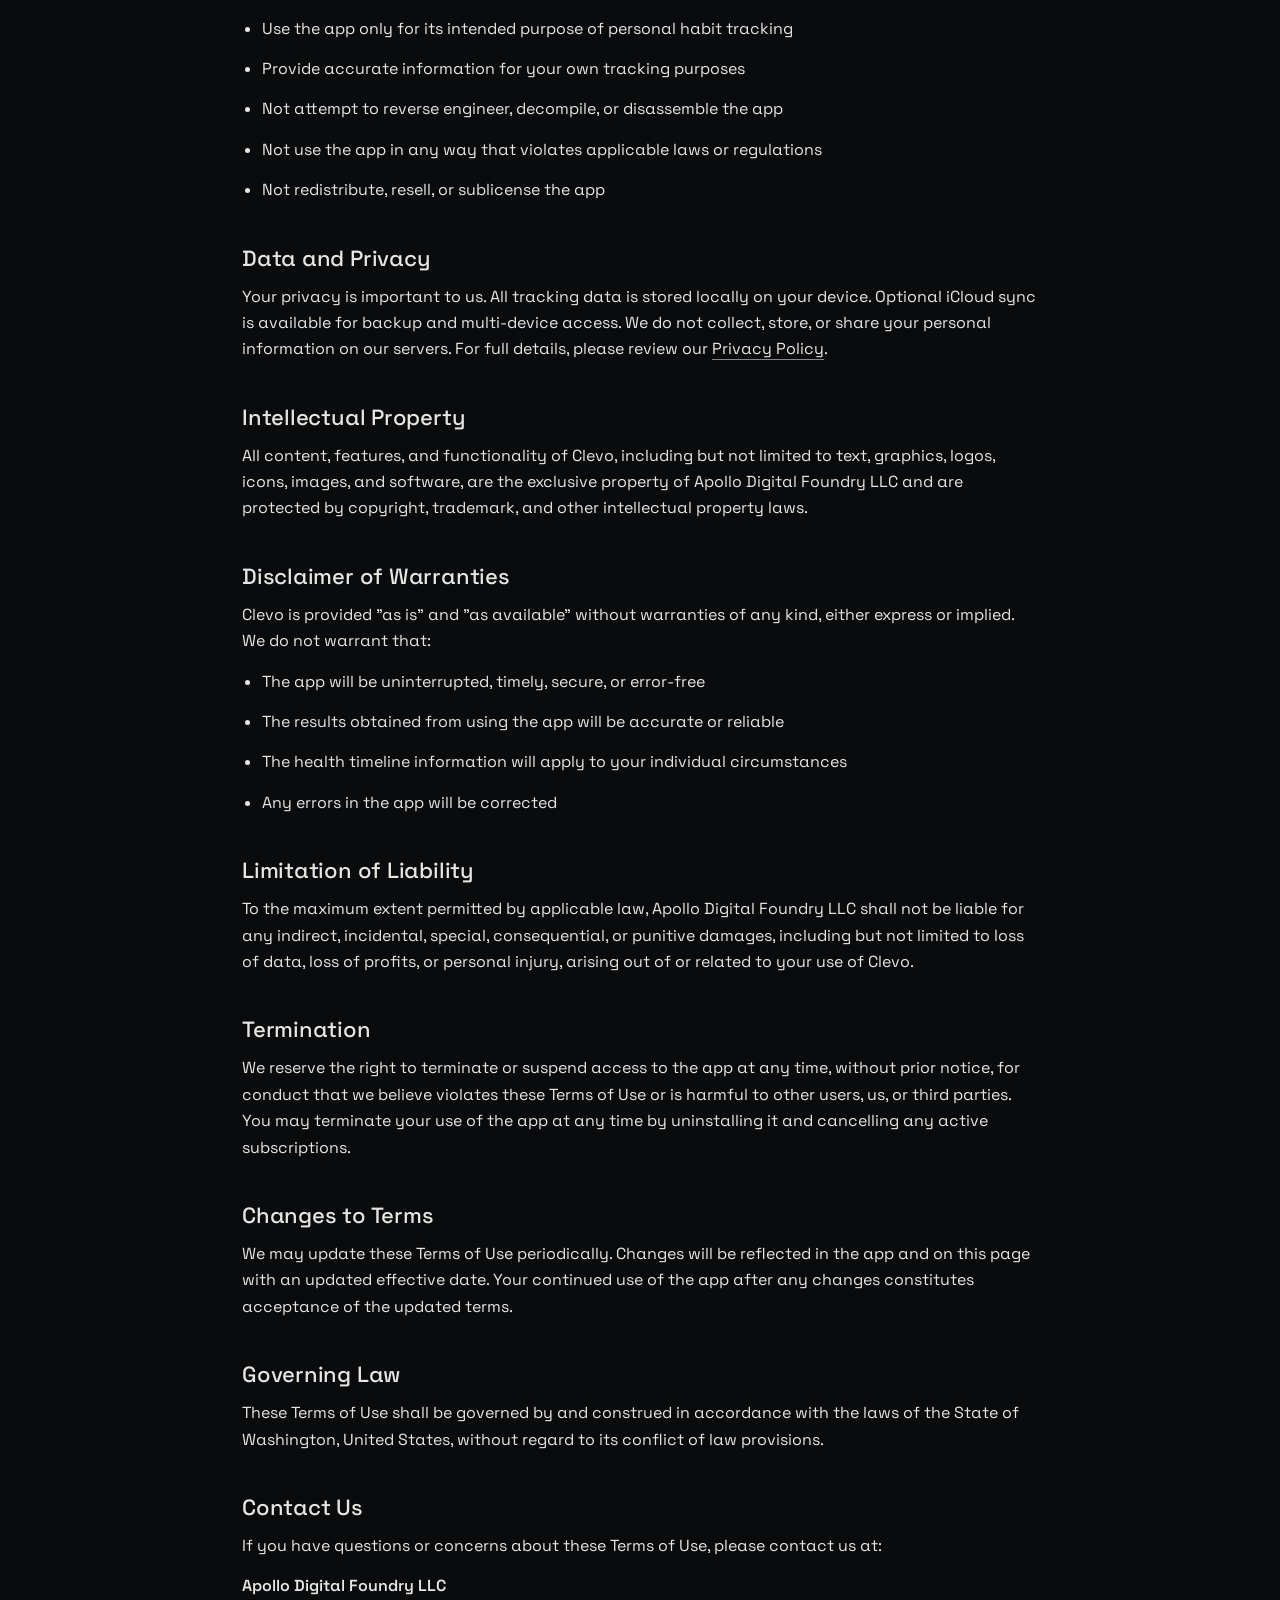
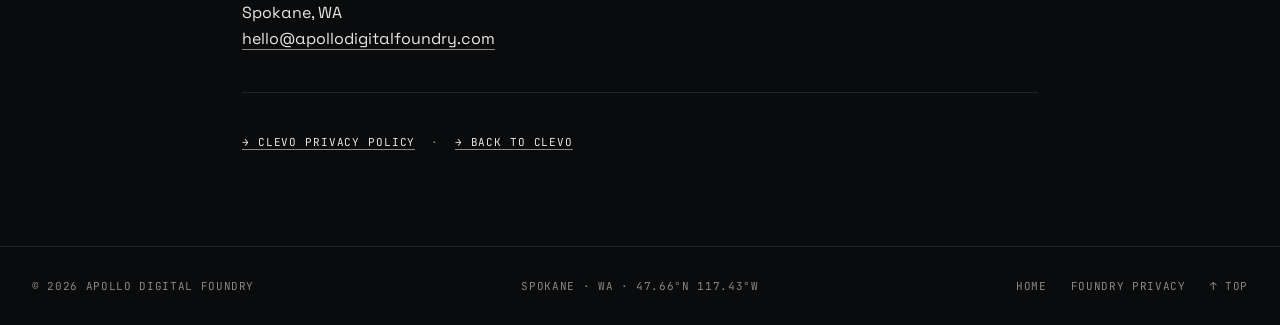
<file: terms-clevo.html>
<!DOCTYPE html>
<html lang="en">
<head>
  <meta charset="UTF-8" />
  <meta name="viewport" content="width=device-width, initial-scale=1.0" />
  <title>Clevo Terms of Use — Apollo Digital Foundry</title>
  <meta name="description" content="Terms of Use for Clevo, a habit tracking and management app by Apollo Digital Foundry." />

  <meta property="og:type" content="article" />
  <meta property="og:site_name" content="Apollo Digital Foundry" />
  <meta property="og:title" content="Clevo Terms of Use" />
  <meta property="og:description" content="Terms of use for Clevo — subscriptions, medical disclaimer, and user responsibilities." />
  <meta property="og:url" content="https://apollodigitalfoundry.com/terms-clevo.html" />
  <meta property="og:image" content="https://apollodigitalfoundry.com/og-image.png" />
  <meta property="og:image:width" content="1200" />
  <meta property="og:image:height" content="630" />

  <meta name="twitter:card" content="summary_large_image" />
  <meta name="twitter:title" content="Clevo Terms of Use" />
  <meta name="twitter:description" content="Terms of use for Clevo — subscriptions, medical disclaimer, and user responsibilities." />
  <meta name="twitter:image" content="https://apollodigitalfoundry.com/og-image.png" />

  <meta name="theme-color" content="#0a0b0d" />
  <link rel="icon" href="/favicon.ico" sizes="32x32" />
  <link rel="icon" href="/favicon.svg" type="image/svg+xml" />
  <link rel="icon" type="image/png" sizes="192x192" href="/favicon-192.png" />
  <link rel="apple-touch-icon" sizes="192x192" href="/favicon-192.png" />
  <link rel="preconnect" href="https://fonts.googleapis.com" />
  <link rel="preconnect" href="https://fonts.gstatic.com" crossorigin />
  <link href="https://fonts.googleapis.com/css2?family=Space+Grotesk:wght@400;500;600;700&family=JetBrains+Mono:wght@400;500;600&display=swap" rel="stylesheet" />
  <link rel="stylesheet" href="styles.css" />
</head>
<body>
  <div class="grid-overlay" aria-hidden="true"></div>
  <div class="cursor" aria-hidden="true"></div>
  <div class="cursor-coords" aria-hidden="true">X:0000 Y:0000</div>

  <div class="page">
    <div class="chrome" role="status" aria-label="Mission control status">
      <div class="chrome-inner">
        <div class="chrome-left">
          <span><span class="chrome-dot"></span>MCC // SPK-01</span>
          <span class="chrome-dim">SPOKANE / WA</span>
        </div>
        <div class="chrome-center">ALL SYSTEMS NOMINAL</div>
        <div class="chrome-right">
          <span class="chrome-dim">CH 04.18.26</span>
          <span id="utc-clock">— — —</span>
        </div>
      </div>
    </div>

    <nav class="nav" aria-label="Primary">
      <a href="index.html" class="logo" data-hover>
        <span class="logo-mark">
          <svg viewBox="0 0 40 40" xmlns="http://www.w3.org/2000/svg" aria-hidden="true">
            <circle cx="20" cy="20" r="18" fill="none" stroke="currentColor" stroke-width="0.5" opacity="0.4" />
            <ellipse cx="20" cy="20" rx="18" ry="7" fill="none" stroke="currentColor" stroke-width="0.5" opacity="0.6" transform="rotate(-20 20 20)" />
            <line x1="2" y1="20" x2="38" y2="20" stroke="currentColor" stroke-width="0.5" opacity="0.3" />
            <line x1="20" y1="2" x2="20" y2="38" stroke="currentColor" stroke-width="0.5" opacity="0.3" />
            <circle cx="20" cy="20" r="4" fill="currentColor" />
            <circle cx="35.5" cy="15" r="1.4" fill="var(--accent)" />
          </svg>
        </span>
        <span class="logo-title-group">
          <span>APOLLO DIGITAL FOUNDRY</span>
          <span class="logo-sub">MCC / SPK-01</span>
        </span>
      </a>
      <ul class="nav-links">
        <li><a href="index.html#projects">Projects</a></li>
        <li><a href="index.html#about">About</a></li>
        <li><a href="index.html#contact">Contact</a></li>
      </ul>
      <div class="nav-channel">EST 2025 / SHIPPING 02</div>
    </nav>

    <main class="main-content">
      <article class="doc page-fade">
        <div class="doc-label">§ LEGAL / CLEVO</div>
        <h1 class="doc-title">Terms of Use</h1>
        <div class="doc-meta">EFFECTIVE DATE: 2026.03</div>

        <h2>Acceptance of Terms</h2>
        <p>By downloading, installing, or using Clevo ("the app"), you agree to be bound by these Terms of Use. If you do not agree to these terms, do not use the app. These terms constitute a legal agreement between you and Apollo Digital Foundry LLC ("we", "us", "our").</p>

        <h2>Description of Service</h2>
        <p>Clevo is a personal habit tracking and addiction recovery application designed to help users monitor, reduce, and quit unwanted habits. The app provides tools including streak tracking, savings calculations, health timelines, journaling, urge logging, and milestone celebrations.</p>

        <h2>Medical Disclaimer</h2>
        <p><strong>Clevo is not a medical application and does not provide medical advice, diagnosis, or treatment.</strong></p>
        <ul>
          <li>The health timeline and recovery information are based on general publicly available data and may not reflect your individual experience</li>
          <li>The app is not a substitute for professional medical advice, counseling, or treatment</li>
          <li>Always consult a qualified healthcare provider before making changes to substance use, especially for alcohol, nicotine, or other substances where withdrawal may pose health risks</li>
          <li>If you experience a medical emergency, contact emergency services immediately</li>
        </ul>

        <h2>Subscriptions and Payment</h2>
        <p>Clevo offers a free trial period followed by optional auto-renewable subscriptions:</p>
        <ul>
          <li><strong>Free Trial:</strong> New users receive a 14-day free trial with full access to all features</li>
          <li><strong>Monthly Plan:</strong> $2.99 per month</li>
          <li><strong>6-Month Plan:</strong> $9.99 per 6 months</li>
          <li><strong>Annual Plan:</strong> $14.99 per year</li>
        </ul>
        <p>Subscriptions automatically renew unless cancelled at least 24 hours before the end of the current billing period. Payment is charged to your Apple ID account at confirmation of purchase. You can manage and cancel subscriptions in your device's Settings &gt; Apple ID &gt; Subscriptions.</p>

        <h2>Free Trial</h2>
        <p>The free trial provides full access to all app features for 14 days from your first use. After the trial period, continued access to premium features requires an active subscription. Core tracking features remain available without a subscription.</p>

        <h2>User Responsibilities</h2>
        <p>When using Clevo, you agree to:</p>
        <ul>
          <li>Use the app only for its intended purpose of personal habit tracking</li>
          <li>Provide accurate information for your own tracking purposes</li>
          <li>Not attempt to reverse engineer, decompile, or disassemble the app</li>
          <li>Not use the app in any way that violates applicable laws or regulations</li>
          <li>Not redistribute, resell, or sublicense the app</li>
        </ul>

        <h2>Data and Privacy</h2>
        <p>Your privacy is important to us. All tracking data is stored locally on your device. Optional iCloud sync is available for backup and multi-device access. We do not collect, store, or share your personal information on our servers. For full details, please review our <a href="privacy-clevo.html">Privacy Policy</a>.</p>

        <h2>Intellectual Property</h2>
        <p>All content, features, and functionality of Clevo, including but not limited to text, graphics, logos, icons, images, and software, are the exclusive property of Apollo Digital Foundry LLC and are protected by copyright, trademark, and other intellectual property laws.</p>

        <h2>Disclaimer of Warranties</h2>
        <p>Clevo is provided "as is" and "as available" without warranties of any kind, either express or implied. We do not warrant that:</p>
        <ul>
          <li>The app will be uninterrupted, timely, secure, or error-free</li>
          <li>The results obtained from using the app will be accurate or reliable</li>
          <li>The health timeline information will apply to your individual circumstances</li>
          <li>Any errors in the app will be corrected</li>
        </ul>

        <h2>Limitation of Liability</h2>
        <p>To the maximum extent permitted by applicable law, Apollo Digital Foundry LLC shall not be liable for any indirect, incidental, special, consequential, or punitive damages, including but not limited to loss of data, loss of profits, or personal injury, arising out of or related to your use of Clevo.</p>

        <h2>Termination</h2>
        <p>We reserve the right to terminate or suspend access to the app at any time, without prior notice, for conduct that we believe violates these Terms of Use or is harmful to other users, us, or third parties. You may terminate your use of the app at any time by uninstalling it and cancelling any active subscriptions.</p>

        <h2>Changes to Terms</h2>
        <p>We may update these Terms of Use periodically. Changes will be reflected in the app and on this page with an updated effective date. Your continued use of the app after any changes constitutes acceptance of the updated terms.</p>

        <h2>Governing Law</h2>
        <p>These Terms of Use shall be governed by and construed in accordance with the laws of the State of Washington, United States, without regard to its conflict of law provisions.</p>

        <h2>Contact Us</h2>
        <p>If you have questions or concerns about these Terms of Use, please contact us at:</p>
        <p>
          <strong>Apollo Digital Foundry LLC</strong><br />
          Spokane, WA<br />
          <a href="mailto:hello@apollodigitalfoundry.com">hello@apollodigitalfoundry.com</a>
        </p>

        <hr />
        <p style="font-family: var(--mono); font-size: 11px; letter-spacing: 0.08em; text-transform: uppercase; color: var(--fg-dim);">
          <a href="privacy-clevo.html">→ Clevo Privacy Policy</a> &nbsp;·&nbsp;
          <a href="projects/clevo.html">→ Back to Clevo</a>
        </p>
      </article>
    </main>

    <footer class="footer">
      <div>© 2026 APOLLO DIGITAL FOUNDRY</div>
      <div>SPOKANE · WA · 47.66°N 117.43°W</div>
      <div class="footer-right">
        <a href="index.html">Home</a>
        <a href="privacy.html">Foundry Privacy</a>
        <a href="#" data-top>↑ Top</a>
      </div>
    </footer>
  </div>

  <script src="script.js"></script>
</body>
</html>
</file>
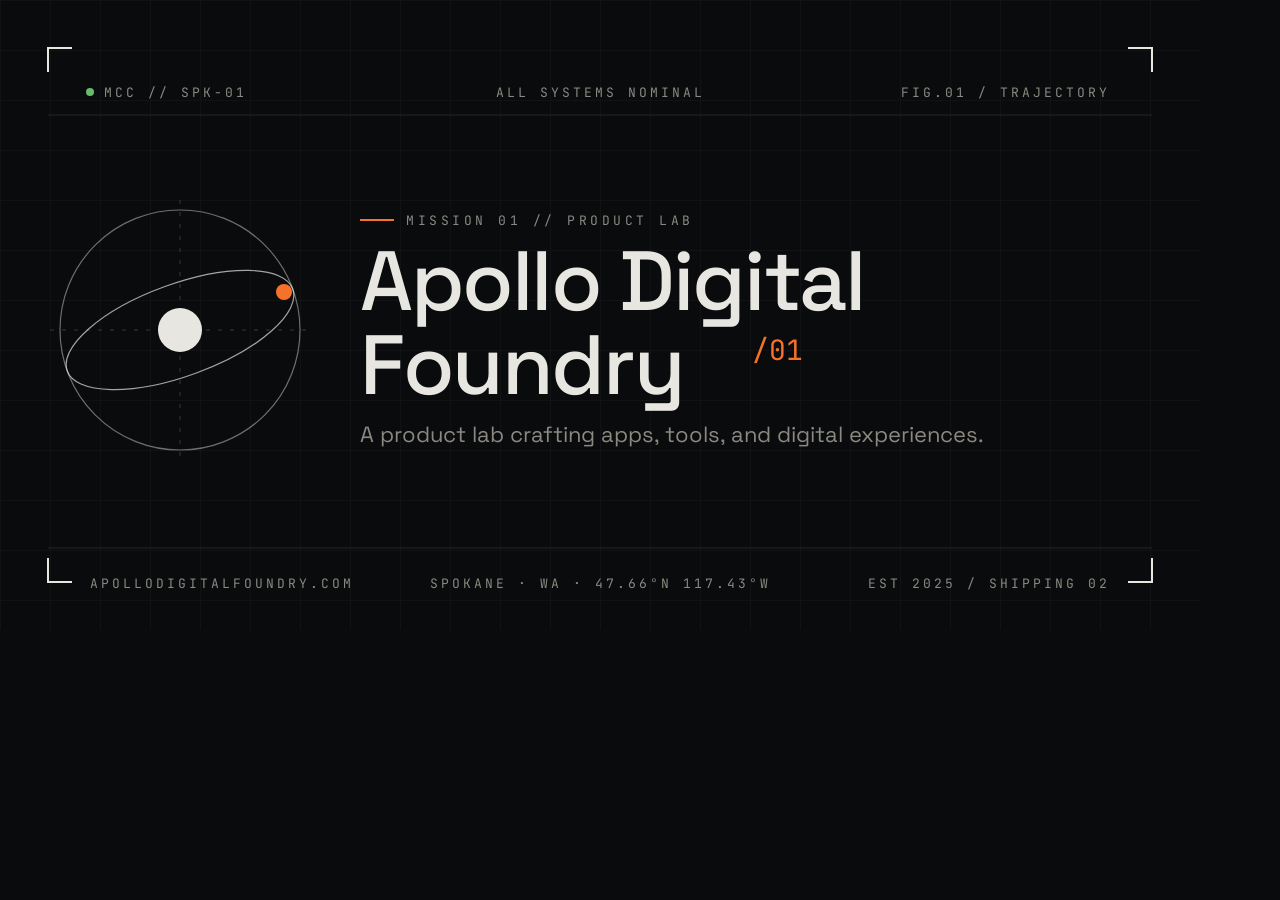
<file: assets/og-render.html>
<!DOCTYPE html>
<html>
<head>
  <meta charset="UTF-8" />
  <link href="https://fonts.googleapis.com/css2?family=Space+Grotesk:wght@400;500;600;700&family=JetBrains+Mono:wght@400;500;600&display=swap" rel="stylesheet" />
  <style>
    html, body { margin: 0; padding: 0; background: #0a0b0d; width: 1200px; height: 630px; overflow: hidden; color: #e8e6e1; }
    svg { display: block; }
  </style>
</head>
<body>
  <svg xmlns="http://www.w3.org/2000/svg" viewBox="0 0 1200 630" width="1200" height="630">
    <defs>
      <pattern id="grid" x="0" y="0" width="50" height="50" patternUnits="userSpaceOnUse">
        <path d="M 50 0 L 0 0 0 50" fill="none" stroke="#22252a" stroke-width="1" />
      </pattern>
    </defs>

    <rect width="1200" height="630" fill="#0a0b0d" />
    <rect width="1200" height="630" fill="url(#grid)" opacity="0.5" />

    <!-- Corner brackets -->
    <g stroke="#e8e6e1" stroke-width="2" fill="none">
      <polyline points="48,72 48,48 72,48" />
      <polyline points="1128,48 1152,48 1152,72" />
      <polyline points="48,558 48,582 72,582" />
      <polyline points="1128,582 1152,582 1152,558" />
    </g>

    <!-- Top telemetry row -->
    <g font-family="JetBrains Mono, monospace" font-size="13" letter-spacing="3" fill="#8a8880">
      <circle cx="90" cy="92" r="4" fill="oklch(72% 0.14 145)" />
      <text x="104" y="97">MCC // SPK-01</text>
      <text x="600" y="97" text-anchor="middle">ALL SYSTEMS NOMINAL</text>
      <text x="1110" y="97" text-anchor="end">FIG.01 / TRAJECTORY</text>
    </g>
    <line x1="48" y1="115" x2="1152" y2="115" stroke="#22252a" stroke-width="1" />

    <!-- Orbital monogram -->
    <g transform="translate(180, 330)">
      <circle cx="0" cy="0" r="120" fill="none" stroke="#e8e6e1" stroke-width="1.2" opacity="0.45" />
      <ellipse cx="0" cy="0" rx="120" ry="46" fill="none" stroke="#e8e6e1" stroke-width="1.2" opacity="0.7" transform="rotate(-20)" />
      <line x1="-130" y1="0" x2="130" y2="0" stroke="#e8e6e1" stroke-width="0.8" opacity="0.25" stroke-dasharray="4 8" />
      <line x1="0" y1="-130" x2="0" y2="130" stroke="#e8e6e1" stroke-width="0.8" opacity="0.25" stroke-dasharray="4 8" />
      <circle cx="0" cy="0" r="22" fill="#e8e6e1" />
      <circle cx="104" cy="-38" r="8" fill="oklch(70% 0.18 45)" />
    </g>

    <!-- Wordmark block -->
    <g transform="translate(360, 220)">
      <!-- Mission label -->
      <line x1="0" y1="0" x2="34" y2="0" stroke="oklch(70% 0.18 45)" stroke-width="2" />
      <text x="46" y="5" font-family="JetBrains Mono, monospace" font-size="13" letter-spacing="3.5" fill="#8a8880">MISSION 01 // PRODUCT LAB</text>

      <!-- Big display wordmark -->
      <text x="0" y="90" font-family="Space Grotesk, system-ui, sans-serif" font-size="84" font-weight="500" fill="#e8e6e1" letter-spacing="-2.4">Apollo Digital</text>
      <text x="0" y="174" font-family="Space Grotesk, system-ui, sans-serif" font-size="84" font-weight="500" fill="#e8e6e1" letter-spacing="-2.4">Foundry</text>
      <text x="392" y="140" font-family="JetBrains Mono, monospace" font-size="28" fill="oklch(70% 0.18 45)">/01</text>

      <!-- Subline -->
      <text x="0" y="222" font-family="Space Grotesk, system-ui, sans-serif" font-size="22" fill="#8a8880">A product lab crafting apps, tools, and digital experiences.</text>
    </g>

    <!-- Bottom divider + footer row -->
    <line x1="48" y1="548" x2="1152" y2="548" stroke="#22252a" stroke-width="1" />
    <g font-family="JetBrains Mono, monospace" font-size="13" letter-spacing="3" fill="#8a8880">
      <text x="90" y="588">APOLLODIGITALFOUNDRY.COM</text>
      <text x="600" y="588" text-anchor="middle">SPOKANE · WA · 47.66°N 117.43°W</text>
      <text x="1110" y="588" text-anchor="end">EST 2025 / SHIPPING 02</text>
    </g>
  </svg>
</body>
</html>
</file>
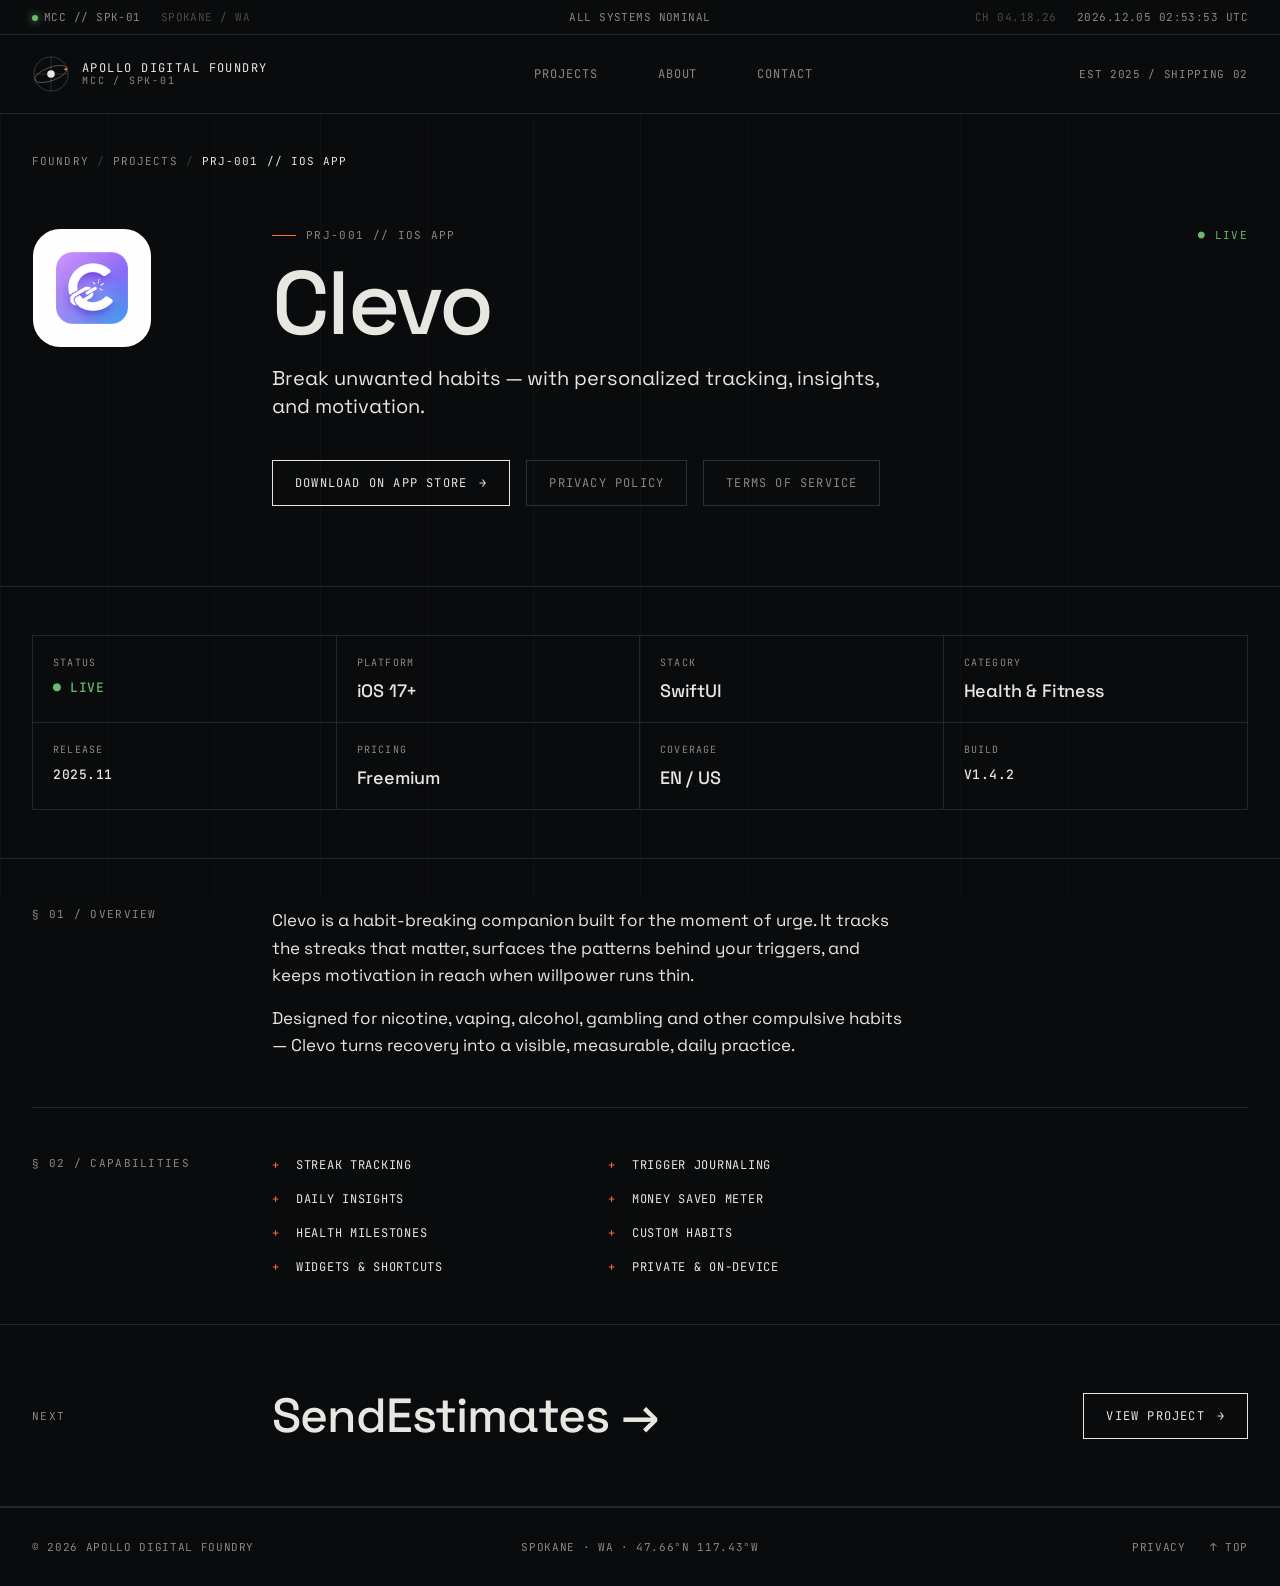
<file: projects/clevo.html>
<!DOCTYPE html>
<html lang="en">
<head>
  <meta charset="UTF-8" />
  <meta name="viewport" content="width=device-width, initial-scale=1.0" />
  <title>Clevo — Apollo Digital Foundry</title>
  <meta name="description" content="Clevo is a habit-breaking iOS app — streak tracking, trigger journaling, and daily insights for nicotine, vaping, alcohol, gambling and more." />

  <!-- Open Graph / iMessage / Facebook -->
  <meta property="og:type" content="website" />
  <meta property="og:site_name" content="Apollo Digital Foundry" />
  <meta property="og:title" content="Clevo — Break Unwanted Habits" />
  <meta property="og:description" content="A habit-breaking iOS app for nicotine, vaping, alcohol, gambling and more — with personalized tracking, insights, and motivation." />
  <meta property="og:url" content="https://apollodigitalfoundry.com/projects/clevo.html" />
  <meta property="og:image" content="https://apollodigitalfoundry.com/og-image.png" />
  <meta property="og:image:width" content="1200" />
  <meta property="og:image:height" content="630" />
  <meta property="og:image:alt" content="Apollo Digital Foundry — mission control schematic with orbital monogram and wordmark" />

  <!-- Twitter Card -->
  <meta name="twitter:card" content="summary_large_image" />
  <meta name="twitter:title" content="Clevo — Break Unwanted Habits" />
  <meta name="twitter:description" content="A habit-breaking iOS app for nicotine, vaping, alcohol, gambling and more." />
  <meta name="twitter:image" content="https://apollodigitalfoundry.com/og-image.png" />

  <meta name="theme-color" content="#0a0b0d" />
  <link rel="icon" href="/favicon.ico" sizes="32x32" />
  <link rel="icon" href="/favicon.svg" type="image/svg+xml" />
  <link rel="icon" type="image/png" sizes="192x192" href="/favicon-192.png" />
  <link rel="apple-touch-icon" sizes="192x192" href="/favicon-192.png" />
  <link rel="preconnect" href="https://fonts.googleapis.com" />
  <link rel="preconnect" href="https://fonts.gstatic.com" crossorigin />
  <link href="https://fonts.googleapis.com/css2?family=Space+Grotesk:wght@400;500;600;700&family=JetBrains+Mono:wght@400;500;600&display=swap" rel="stylesheet" />
  <link rel="stylesheet" href="../styles.css" />
</head>
<body>
  <div class="grid-overlay" aria-hidden="true"></div>
  <div class="cursor" aria-hidden="true"></div>
  <div class="cursor-coords" aria-hidden="true">X:0000 Y:0000</div>

  <div class="page">
    <!-- TELEMETRY CHROME -->
    <div class="chrome" role="status" aria-label="Mission control status">
      <div class="chrome-inner">
        <div class="chrome-left">
          <span><span class="chrome-dot"></span>MCC // SPK-01</span>
          <span class="chrome-dim">SPOKANE / WA</span>
        </div>
        <div class="chrome-center">ALL SYSTEMS NOMINAL</div>
        <div class="chrome-right">
          <span class="chrome-dim">CH 04.18.26</span>
          <span id="utc-clock">— — —</span>
        </div>
      </div>
    </div>

    <!-- NAV -->
    <nav class="nav" aria-label="Primary">
      <a href="../index.html" class="logo" data-hover>
        <span class="logo-mark">
          <svg viewBox="0 0 40 40" xmlns="http://www.w3.org/2000/svg" aria-hidden="true">
            <circle cx="20" cy="20" r="18" fill="none" stroke="currentColor" stroke-width="0.5" opacity="0.4" />
            <ellipse cx="20" cy="20" rx="18" ry="7" fill="none" stroke="currentColor" stroke-width="0.5" opacity="0.6" transform="rotate(-20 20 20)" />
            <line x1="2" y1="20" x2="38" y2="20" stroke="currentColor" stroke-width="0.5" opacity="0.3" />
            <line x1="20" y1="2" x2="20" y2="38" stroke="currentColor" stroke-width="0.5" opacity="0.3" />
            <circle cx="20" cy="20" r="4" fill="currentColor" />
            <circle cx="35.5" cy="15" r="1.4" fill="var(--accent)" />
          </svg>
        </span>
        <span class="logo-title-group">
          <span>APOLLO DIGITAL FOUNDRY</span>
          <span class="logo-sub">MCC / SPK-01</span>
        </span>
      </a>
      <ul class="nav-links">
        <li><a href="../index.html#projects">Projects</a></li>
        <li><a href="../index.html#about">About</a></li>
        <li><a href="../index.html#contact">Contact</a></li>
      </ul>
      <div class="nav-channel">EST 2025 / SHIPPING 02</div>
    </nav>

    <main class="main-content">
      <div class="page-fade">
        <!-- DETAIL HERO -->
        <section class="detail-hero">
          <div class="breadcrumb">
            <a href="../index.html" data-hover>FOUNDRY</a>
            <span class="sep">/</span>
            <a href="../index.html#projects" data-hover>PROJECTS</a>
            <span class="sep">/</span>
            <span class="current">PRJ-001 // iOS APP</span>
          </div>

          <div class="detail-grid">
            <div class="detail-icon app-icon" aria-hidden="true">
              <img src="/assets/clevo-icon.png" alt="" />
            </div>
            <div>
              <div class="detail-label">
                PRJ-001 // iOS APP
                <span class="live">● LIVE</span>
              </div>
              <h1 class="detail-name">Clevo</h1>
              <p class="detail-tagline">Break unwanted habits — with personalized tracking, insights, and motivation.</p>

              <div class="detail-cta-row">
                <a href="https://apps.apple.com/us/app/clevo-quit-bad-habits/id6760947254" class="cta" data-hover target="_blank" rel="noopener noreferrer">
                  Download on App Store
                  <span class="arrow">→</span>
                </a>
                <a href="../privacy-clevo.html" class="cta ghost" data-hover>Privacy Policy</a>
                <a href="../terms-clevo.html" class="cta ghost" data-hover>Terms of Service</a>
              </div>
            </div>
          </div>
        </section>

        <!-- SPECS -->
        <section class="detail-specs-wrap">
          <div class="detail-specs">
            <div class="spec"><div class="k">STATUS</div><div class="v mono ok">● LIVE</div></div>
            <div class="spec"><div class="k">PLATFORM</div><div class="v">iOS 17+</div></div>
            <div class="spec"><div class="k">STACK</div><div class="v">SwiftUI</div></div>
            <div class="spec"><div class="k">CATEGORY</div><div class="v">Health &amp; Fitness</div></div>
            <div class="spec"><div class="k">RELEASE</div><div class="v mono">2025.11</div></div>
            <div class="spec"><div class="k">PRICING</div><div class="v">Freemium</div></div>
            <div class="spec"><div class="k">COVERAGE</div><div class="v">EN / US</div></div>
            <div class="spec"><div class="k">BUILD</div><div class="v mono">v1.4.2</div></div>
          </div>
        </section>

        <!-- SECTIONS -->
        <div class="detail-sections">
          <div class="detail-section">
            <h3>§ 01 / OVERVIEW</h3>
            <div class="detail-section-body">
              <p>Clevo is a habit-breaking companion built for the moment of urge. It tracks the streaks that matter, surfaces the patterns behind your triggers, and keeps motivation in reach when willpower runs thin.</p>
              <p>Designed for nicotine, vaping, alcohol, gambling and other compulsive habits — Clevo turns recovery into a visible, measurable, daily practice.</p>
            </div>
          </div>

          <div class="detail-section">
            <h3>§ 02 / CAPABILITIES</h3>
            <div>
              <ul class="detail-list">
                <li>Streak tracking</li>
                <li>Trigger journaling</li>
                <li>Daily insights</li>
                <li>Money saved meter</li>
                <li>Health milestones</li>
                <li>Custom habits</li>
                <li>Widgets &amp; shortcuts</li>
                <li>Private &amp; on-device</li>
              </ul>
            </div>
          </div>
        </div>

        <!-- NEXT PROJECT -->
        <section class="next-project">
          <div class="next-project-inner">
            <div class="next-project-label">NEXT</div>
            <a href="sendestimates.html" class="next-project-name" data-hover>SendEstimates →</a>
            <a href="sendestimates.html" class="cta" data-hover>
              VIEW PROJECT <span class="arrow">→</span>
            </a>
          </div>
        </section>
      </div>
    </main>

    <footer class="footer">
      <div>© 2026 APOLLO DIGITAL FOUNDRY</div>
      <div>SPOKANE · WA · 47.66°N 117.43°W</div>
      <div class="footer-right">
        <a href="../privacy.html">Privacy</a>
        <a href="#" data-top>↑ Top</a>
      </div>
    </footer>
  </div>

  <script src="../script.js"></script>
</body>
</html>
</file>
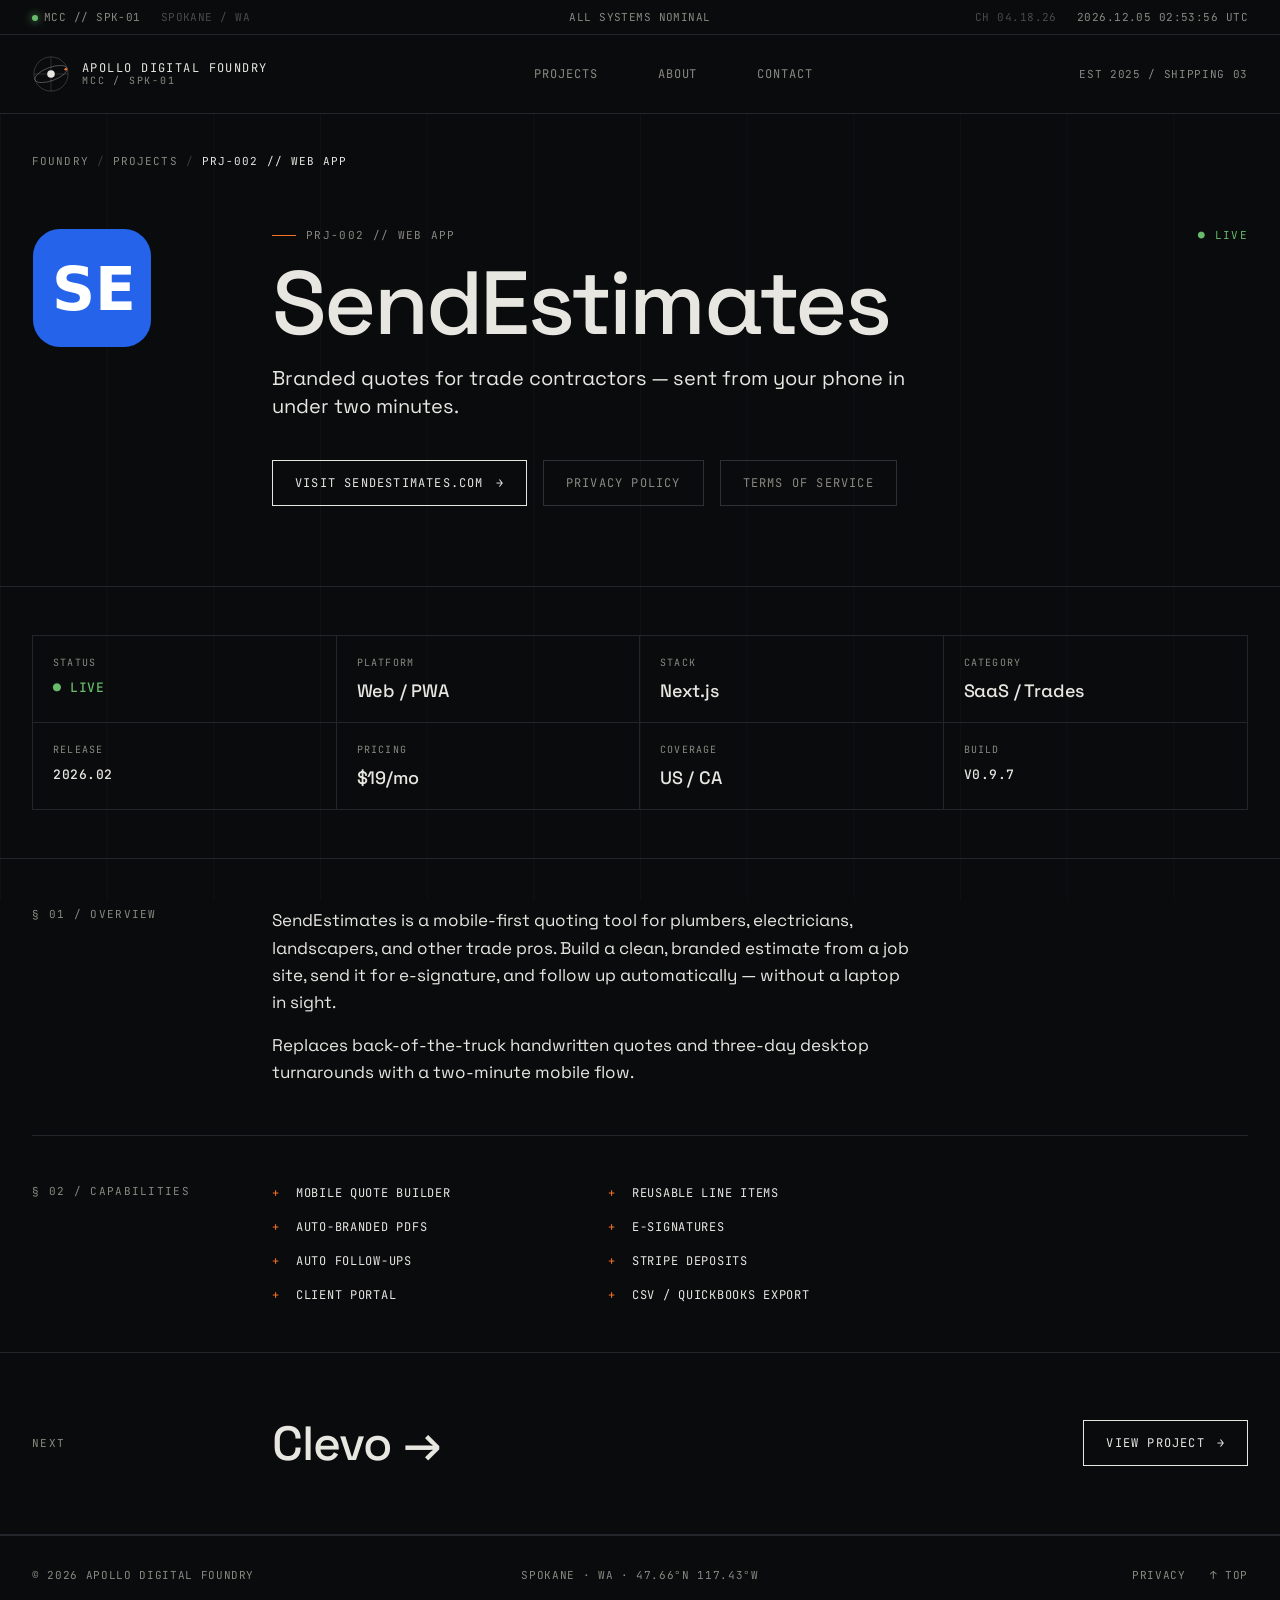
<file: projects/sendestimates.html>
<!DOCTYPE html>
<html lang="en">
<head>
  <meta charset="UTF-8" />
  <meta name="viewport" content="width=device-width, initial-scale=1.0" />
  <title>SendEstimates — Apollo Digital Foundry</title>
  <meta name="description" content="SendEstimates — a mobile-first quoting tool for trade contractors. Build and send branded estimates from your phone in under two minutes." />

  <!-- Open Graph / iMessage / Facebook -->
  <meta property="og:type" content="website" />
  <meta property="og:site_name" content="Apollo Digital Foundry" />
  <meta property="og:title" content="SendEstimates — Branded Quotes for Trade Contractors" />
  <meta property="og:description" content="Mobile-first quoting app for trade contractors. Build and send branded estimates from your phone in under two minutes — with e-signatures, auto follow-ups, and PDF generation." />
  <meta property="og:url" content="https://apollodigitalfoundry.com/projects/sendestimates.html" />
  <meta property="og:image" content="https://apollodigitalfoundry.com/og-image.png" />
  <meta property="og:image:width" content="1200" />
  <meta property="og:image:height" content="630" />
  <meta property="og:image:alt" content="Apollo Digital Foundry — mission control schematic with orbital monogram and wordmark" />

  <!-- Twitter Card -->
  <meta name="twitter:card" content="summary_large_image" />
  <meta name="twitter:title" content="SendEstimates — Branded Quotes for Trade Contractors" />
  <meta name="twitter:description" content="Mobile-first quoting app — send branded estimates from your phone in under two minutes." />
  <meta name="twitter:image" content="https://apollodigitalfoundry.com/og-image.png" />

  <meta name="theme-color" content="#0a0b0d" />
  <link rel="icon" href="/favicon.ico" sizes="32x32" />
  <link rel="icon" href="/favicon.svg" type="image/svg+xml" />
  <link rel="icon" type="image/png" sizes="192x192" href="/favicon-192.png" />
  <link rel="apple-touch-icon" sizes="192x192" href="/favicon-192.png" />
  <link rel="preconnect" href="https://fonts.googleapis.com" />
  <link rel="preconnect" href="https://fonts.gstatic.com" crossorigin />
  <link href="https://fonts.googleapis.com/css2?family=Space+Grotesk:wght@400;500;600;700&family=JetBrains+Mono:wght@400;500;600&display=swap" rel="stylesheet" />
  <link rel="stylesheet" href="../styles.css" />
</head>
<body>
  <div class="grid-overlay" aria-hidden="true"></div>
  <div class="cursor" aria-hidden="true"></div>
  <div class="cursor-coords" aria-hidden="true">X:0000 Y:0000</div>

  <div class="page">
    <!-- TELEMETRY CHROME -->
    <div class="chrome" role="status" aria-label="Mission control status">
      <div class="chrome-inner">
        <div class="chrome-left">
          <span><span class="chrome-dot"></span>MCC // SPK-01</span>
          <span class="chrome-dim">SPOKANE / WA</span>
        </div>
        <div class="chrome-center">ALL SYSTEMS NOMINAL</div>
        <div class="chrome-right">
          <span class="chrome-dim">CH 04.18.26</span>
          <span id="utc-clock">— — —</span>
        </div>
      </div>
    </div>

    <!-- NAV -->
    <nav class="nav" aria-label="Primary">
      <a href="../index.html" class="logo" data-hover>
        <span class="logo-mark">
          <svg viewBox="0 0 40 40" xmlns="http://www.w3.org/2000/svg" aria-hidden="true">
            <circle cx="20" cy="20" r="18" fill="none" stroke="currentColor" stroke-width="0.5" opacity="0.4" />
            <ellipse cx="20" cy="20" rx="18" ry="7" fill="none" stroke="currentColor" stroke-width="0.5" opacity="0.6" transform="rotate(-20 20 20)" />
            <line x1="2" y1="20" x2="38" y2="20" stroke="currentColor" stroke-width="0.5" opacity="0.3" />
            <line x1="20" y1="2" x2="20" y2="38" stroke="currentColor" stroke-width="0.5" opacity="0.3" />
            <circle cx="20" cy="20" r="4" fill="currentColor" />
            <circle cx="35.5" cy="15" r="1.4" fill="var(--accent)" />
          </svg>
        </span>
        <span class="logo-title-group">
          <span>APOLLO DIGITAL FOUNDRY</span>
          <span class="logo-sub">MCC / SPK-01</span>
        </span>
      </a>
      <ul class="nav-links">
        <li><a href="../index.html#projects">Projects</a></li>
        <li><a href="../index.html#about">About</a></li>
        <li><a href="../index.html#contact">Contact</a></li>
      </ul>
      <div class="nav-channel">EST 2025 / SHIPPING 03</div>
    </nav>

    <main class="main-content">
      <div class="page-fade">
        <!-- DETAIL HERO -->
        <section class="detail-hero">
          <div class="breadcrumb">
            <a href="../index.html" data-hover>FOUNDRY</a>
            <span class="sep">/</span>
            <a href="../index.html#projects" data-hover>PROJECTS</a>
            <span class="sep">/</span>
            <span class="current">PRJ-002 // WEB APP</span>
          </div>

          <div class="detail-grid">
            <div class="detail-icon app-icon" aria-hidden="true">
              <img src="/assets/sendestimates-icon.svg" alt="" />
            </div>
            <div>
              <div class="detail-label">
                PRJ-002 // WEB APP
                <span class="live">● LIVE</span>
              </div>
              <h1 class="detail-name">SendEstimates</h1>
              <p class="detail-tagline">Branded quotes for trade contractors — sent from your phone in under two minutes.</p>

              <div class="detail-cta-row">
                <a href="https://sendestimates.com" class="cta" data-hover target="_blank" rel="noopener noreferrer">
                  Visit sendestimates.com
                  <span class="arrow">→</span>
                </a>
                <a href="https://sendestimates.com/privacy" class="cta ghost" data-hover target="_blank" rel="noopener noreferrer">Privacy Policy</a>
                <a href="https://sendestimates.com/terms" class="cta ghost" data-hover target="_blank" rel="noopener noreferrer">Terms of Service</a>
              </div>
            </div>
          </div>
        </section>

        <!-- SPECS -->
        <section class="detail-specs-wrap">
          <div class="detail-specs">
            <div class="spec"><div class="k">STATUS</div><div class="v mono ok">● LIVE</div></div>
            <div class="spec"><div class="k">PLATFORM</div><div class="v">Web / PWA</div></div>
            <div class="spec"><div class="k">STACK</div><div class="v">Next.js</div></div>
            <div class="spec"><div class="k">CATEGORY</div><div class="v">SaaS / Trades</div></div>
            <div class="spec"><div class="k">RELEASE</div><div class="v mono">2026.02</div></div>
            <div class="spec"><div class="k">PRICING</div><div class="v">$19/mo</div></div>
            <div class="spec"><div class="k">COVERAGE</div><div class="v">US / CA</div></div>
            <div class="spec"><div class="k">BUILD</div><div class="v mono">v0.9.7</div></div>
          </div>
        </section>

        <!-- SECTIONS -->
        <div class="detail-sections">
          <div class="detail-section">
            <h3>§ 01 / OVERVIEW</h3>
            <div class="detail-section-body">
              <p>SendEstimates is a mobile-first quoting tool for plumbers, electricians, landscapers, and other trade pros. Build a clean, branded estimate from a job site, send it for e-signature, and follow up automatically — without a laptop in sight.</p>
              <p>Replaces back-of-the-truck handwritten quotes and three-day desktop turnarounds with a two-minute mobile flow.</p>
            </div>
          </div>

          <div class="detail-section">
            <h3>§ 02 / CAPABILITIES</h3>
            <div>
              <ul class="detail-list">
                <li>Mobile quote builder</li>
                <li>Reusable line items</li>
                <li>Auto-branded PDFs</li>
                <li>E-signatures</li>
                <li>Auto follow-ups</li>
                <li>Stripe deposits</li>
                <li>Client portal</li>
                <li>CSV / QuickBooks export</li>
              </ul>
            </div>
          </div>
        </div>

        <!-- NEXT PROJECT -->
        <section class="next-project">
          <div class="next-project-inner">
            <div class="next-project-label">NEXT</div>
            <a href="clevo.html" class="next-project-name" data-hover>Clevo →</a>
            <a href="clevo.html" class="cta" data-hover>
              VIEW PROJECT <span class="arrow">→</span>
            </a>
          </div>
        </section>
      </div>
    </main>

    <footer class="footer">
      <div>© 2026 APOLLO DIGITAL FOUNDRY</div>
      <div>SPOKANE · WA · 47.66°N 117.43°W</div>
      <div class="footer-right">
        <a href="../privacy.html">Privacy</a>
        <a href="#" data-top>↑ Top</a>
      </div>
    </footer>
  </div>

  <script src="../script.js"></script>
</body>
</html>
</file>
<file: styles.css>
/* =========================================================
   Apollo Digital Foundry — Mission Control
   ========================================================= */

* { box-sizing: border-box; margin: 0; padding: 0; }

:root {
  --serif: 'Space Grotesk', system-ui, sans-serif;
  --mono: 'JetBrains Mono', 'Menlo', monospace;

  --bg: #0a0b0d;
  --bg-2: #111316;
  --fg: #e8e6e1;
  --fg-dim: #8a8880;
  --fg-faint: #3a3a36;
  --line: #22252a;
  --line-2: #2d3035;
  --accent: oklch(70% 0.18 45);
  --accent-2: oklch(78% 0.12 200);
  --ok: oklch(72% 0.14 145);
}

html, body {
  font-family: var(--serif);
  -webkit-font-smoothing: antialiased;
  font-feature-settings: 'ss01', 'cv11';
  overflow-x: hidden;
  background: var(--bg);
  color: var(--fg);
}

a { color: inherit; text-decoration: none; }
button { font: inherit; cursor: pointer; border: none; background: none; color: inherit; }

/* =========================================================
   GRID OVERLAY
   ========================================================= */
.grid-overlay {
  position: fixed;
  inset: 0;
  pointer-events: none;
  z-index: 0;
  background-image: linear-gradient(to right, var(--line) 1px, transparent 1px);
  background-size: calc(100vw / 12) 100%;
  opacity: 0.25;
}

.page { position: relative; min-height: 100vh; width: 100%; }
.main-content { position: relative; z-index: 1; }

/* =========================================================
   TOP CHROME — telemetry bar
   ========================================================= */
.chrome {
  border-bottom: 1px solid var(--line);
  font-family: var(--mono);
  font-size: 11px;
  color: var(--fg-dim);
  letter-spacing: 0.04em;
  text-transform: uppercase;
  background: var(--bg);
  position: relative;
  z-index: 10;
}
.chrome-inner {
  display: grid;
  grid-template-columns: 1fr auto 1fr;
  align-items: center;
  padding: 10px 32px;
  gap: 24px;
}
.chrome-left, .chrome-right {
  display: flex;
  gap: 20px;
  align-items: center;
}
.chrome-right { justify-content: flex-end; }
.chrome-center { text-align: center; }
.chrome-dim { opacity: 0.5; }
.chrome-dot {
  display: inline-block;
  width: 6px; height: 6px; border-radius: 50%;
  background: var(--ok);
  box-shadow: 0 0 8px currentColor;
  margin-right: 6px;
  vertical-align: middle;
  color: var(--ok);
  animation: pulse 2s ease-in-out infinite;
}
@keyframes pulse { 50% { opacity: 0.4; } }

@media (max-width: 700px) {
  .chrome-inner { grid-template-columns: 1fr auto; gap: 12px; padding: 10px 20px; }
  .chrome-center { display: none; }
  .chrome-left span:last-child, .chrome-right span:first-child { display: none; }
}

/* =========================================================
   NAVIGATION
   ========================================================= */
.nav {
  display: grid;
  grid-template-columns: auto 1fr auto;
  align-items: center;
  padding: 20px 32px;
  border-bottom: 1px solid var(--line);
  gap: 40px;
  position: relative;
  z-index: 9;
  background: var(--bg);
}
.nav-links {
  display: flex;
  gap: 32px;
  font-family: var(--mono);
  font-size: 12px;
  letter-spacing: 0.08em;
  text-transform: uppercase;
  justify-self: center;
  list-style: none;
}
.nav-links a {
  color: var(--fg-dim);
  transition: color 0.2s;
  position: relative;
  padding: 4px 0;
}
.nav-links a::before {
  content: "[";
  margin-right: 6px;
  opacity: 0;
  transition: opacity 0.2s, margin 0.2s;
}
.nav-links a::after {
  content: "]";
  margin-left: 6px;
  opacity: 0;
  transition: opacity 0.2s, margin 0.2s;
}
.nav-links a:hover { color: var(--fg); }
.nav-links a:hover::before, .nav-links a:hover::after { opacity: 1; }
.nav-channel {
  font-family: var(--mono);
  font-size: 11px;
  color: var(--fg-dim);
  letter-spacing: 0.06em;
  text-transform: uppercase;
  justify-self: end;
}

@media (max-width: 780px) {
  .nav { grid-template-columns: auto 1fr; gap: 20px; padding: 16px 20px; }
  .nav-links { gap: 20px; font-size: 11px; justify-self: end; }
  .nav-channel { display: none; }
}

/* =========================================================
   LOGO
   ========================================================= */
.logo {
  display: flex;
  align-items: center;
  gap: 12px;
  font-family: var(--mono);
  font-size: 12px;
  letter-spacing: 0.12em;
  text-transform: uppercase;
  color: var(--fg);
}
.logo-mark {
  width: 38px; height: 38px;
  position: relative;
  flex: none;
}
.logo-mark svg { width: 100%; height: 100%; display: block; overflow: visible; }
.logo-sub {
  font-size: 10px;
  color: var(--fg-dim);
  letter-spacing: 0.18em;
  display: block;
  margin-top: 2px;
}
.logo-title-group { display: flex; flex-direction: column; line-height: 1; }

@media (max-width: 520px) {
  .logo-title-group span:first-child { font-size: 11px; }
  .logo-sub { font-size: 9px; }
}

/* =========================================================
   HERO
   ========================================================= */
.hero {
  position: relative;
  padding: 60px 32px 80px;
  border-bottom: 1px solid var(--line);
  overflow: hidden;
}
.hero-grid {
  display: grid;
  grid-template-columns: 1fr 1fr;
  gap: 60px;
  align-items: stretch;
}
@media (max-width: 900px) {
  .hero { padding: 40px 20px 60px; }
  .hero-grid { grid-template-columns: 1fr; gap: 40px; }
}

.hero-label {
  font-family: var(--mono);
  font-size: 11px;
  letter-spacing: 0.16em;
  text-transform: uppercase;
  color: var(--fg-dim);
  display: flex;
  align-items: center;
  gap: 10px;
  margin-bottom: 32px;
}
.hero-label::before {
  content: "";
  display: block;
  width: 24px;
  height: 1px;
  background: var(--accent);
}
.hero-label .active-tag {
  margin-left: auto;
  color: var(--accent);
}

.hero-title {
  font-family: var(--serif);
  font-size: clamp(48px, 7vw, 104px);
  line-height: 0.92;
  letter-spacing: -0.03em;
  font-weight: 500;
  margin-bottom: 32px;
}
.hero-title .mark {
  font-family: var(--mono);
  font-size: 0.35em;
  vertical-align: super;
  color: var(--accent);
  letter-spacing: 0;
  margin-left: 4px;
}
.hero-sub {
  font-size: 17px;
  line-height: 1.5;
  color: var(--fg-dim);
  max-width: 480px;
  margin-bottom: 48px;
}

.cta-row { display: flex; gap: 16px; align-items: center; flex-wrap: wrap; }
.cta {
  font-family: var(--mono);
  font-size: 12px;
  letter-spacing: 0.1em;
  text-transform: uppercase;
  padding: 14px 22px;
  border: 1px solid var(--fg);
  color: var(--fg);
  display: inline-flex;
  align-items: center;
  gap: 12px;
  position: relative;
  transition: background 0.2s, color 0.2s, border 0.2s;
  cursor: pointer;
}
.cta:hover { background: var(--fg); color: var(--bg); }
.cta .arrow { transition: transform 0.2s; }
.cta:hover .arrow { transform: translateX(4px); }
.cta.ghost {
  border-color: var(--line-2);
  color: var(--fg-dim);
}
.cta.ghost:hover { background: transparent; color: var(--fg); border-color: var(--fg); }

/* Hero schematic panel */
.hero-schematic {
  position: relative;
  border: 1px solid var(--line);
  min-height: 440px;
  padding: 20px;
  background:
    linear-gradient(to right, var(--line) 1px, transparent 1px) 0 0 / 24px 24px,
    linear-gradient(to bottom, var(--line) 1px, transparent 1px) 0 0 / 24px 24px;
}
.hero-schematic::before,
.hero-schematic::after {
  content: "";
  position: absolute;
  width: 12px; height: 12px;
  border: 1px solid var(--fg);
}
.hero-schematic::before { top: -6px; left: -6px; border-right: none; border-bottom: none; }
.hero-schematic::after { bottom: -6px; right: -6px; border-left: none; border-top: none; }
.schematic-corner {
  position: absolute;
  width: 12px; height: 12px;
  border: 1px solid var(--fg);
}
.schematic-corner.tr { top: -6px; right: -6px; border-left: none; border-bottom: none; }
.schematic-corner.bl { bottom: -6px; left: -6px; border-right: none; border-top: none; }

.schematic-label {
  position: absolute;
  font-family: var(--mono);
  font-size: 10px;
  letter-spacing: 0.1em;
  color: var(--fg-dim);
  background: var(--bg);
  padding: 2px 8px;
  text-transform: uppercase;
}
.schematic-label.top { top: -8px; left: 20px; }
.schematic-label.bottom { bottom: -8px; right: 20px; }

/* Orbital diagram */
.orbit-wrap {
  position: absolute;
  inset: 0;
  display: flex;
  align-items: center;
  justify-content: center;
}
.orbit-svg {
  width: 100%;
  height: 100%;
  max-width: 520px;
  max-height: 420px;
  display: block;
  color: var(--fg);
}
.orbit-svg circle, .orbit-svg ellipse, .orbit-svg line, .orbit-svg path {
  fill: none;
  stroke: var(--line-2);
  stroke-width: 1;
  vector-effect: non-scaling-stroke;
}
.orbit-svg .ring { stroke: var(--line-2); stroke-dasharray: 2 4; }
.orbit-svg .axis { stroke: var(--line); }
.orbit-svg .body { fill: var(--fg); stroke: none; }
.orbit-svg .node { fill: var(--accent); stroke: none; }
.orbit-svg .label {
  fill: var(--fg-dim);
  font-family: var(--mono);
  font-size: 9px;
  letter-spacing: 0.1em;
  stroke: none;
  text-transform: uppercase;
}
.orbit-svg .label.bright { fill: var(--fg); }
.orbit-svg .accent { stroke: var(--accent); }
.orbit-svg .accent-fill { fill: var(--accent); stroke: none; }

.sat {
  transform-origin: 260px 210px;
  animation: orbit 24s linear infinite;
}
.sat.s2 { animation-duration: 38s; animation-direction: reverse; }
.sat.s3 { animation-duration: 56s; }
@keyframes orbit {
  from { transform: rotate(0deg); }
  to { transform: rotate(360deg); }
}

/* =========================================================
   SECTION HEADER
   ========================================================= */
.section {
  padding: 80px 32px;
  position: relative;
  border-bottom: 1px solid var(--line);
}
.section.no-border { border-bottom: none; }
.section-head {
  display: grid;
  grid-template-columns: 200px 1fr auto;
  gap: 40px;
  align-items: end;
  margin-bottom: 56px;
  padding-bottom: 20px;
  border-bottom: 1px solid var(--line);
}
.section-num {
  font-family: var(--mono);
  font-size: 11px;
  color: var(--fg-dim);
  letter-spacing: 0.12em;
  text-transform: uppercase;
}
.section-title {
  font-family: var(--serif);
  font-size: clamp(32px, 4.5vw, 64px);
  line-height: 0.95;
  letter-spacing: -0.02em;
  font-weight: 500;
}
.section-meta {
  font-family: var(--mono);
  font-size: 11px;
  color: var(--fg-dim);
  letter-spacing: 0.08em;
  text-transform: uppercase;
  text-align: right;
}
@media (max-width: 780px) {
  .section { padding: 60px 20px; }
  .section-head {
    grid-template-columns: 1fr;
    gap: 16px;
    align-items: start;
    margin-bottom: 36px;
  }
  .section-meta { text-align: left; }
}

/* =========================================================
   PROJECTS LIST
   ========================================================= */
.projects { display: grid; grid-template-columns: 1fr; gap: 0; }
.project-row {
  display: grid;
  grid-template-columns: 80px 1fr 1.4fr 1fr;
  gap: 32px;
  padding: 32px 0;
  border-top: 1px solid var(--line);
  align-items: start;
  position: relative;
  cursor: pointer;
  transition: background 0.2s, padding 0.2s;
  color: inherit;
}
.project-row:last-of-type { border-bottom: 1px solid var(--line); }
.project-row:hover { padding-left: 16px; padding-right: 16px; }
.project-row:hover .open-arrow { transform: translateX(4px); }

.project-id {
  font-family: var(--mono);
  font-size: 11px;
  color: var(--fg-dim);
  letter-spacing: 0.1em;
  text-transform: uppercase;
  padding-top: 8px;
}
.project-id .num {
  display: block;
  font-size: 32px;
  font-family: var(--serif);
  color: var(--fg);
  font-weight: 500;
  margin-top: 8px;
  letter-spacing: -0.02em;
  line-height: 1;
}

.project-icon {
  width: 72px;
  height: 72px;
  border-radius: 16px;
  background: var(--bg-2);
  display: flex;
  align-items: center;
  justify-content: center;
  border: 1px solid var(--line);
  overflow: hidden;
  position: relative;
  flex: none;
  color: var(--fg);
}
.project-icon svg, .project-icon img { width: 100%; height: 100%; }
.project-icon img { object-fit: cover; display: block; }
.project-icon.app-icon { background: transparent; border-color: transparent; }

.project-name-col {
  display: flex;
  flex-direction: column;
  gap: 12px;
}
.project-name {
  font-family: var(--serif);
  font-size: 36px;
  font-weight: 500;
  letter-spacing: -0.02em;
  line-height: 1;
}
.project-tag {
  font-family: var(--mono);
  font-size: 11px;
  color: var(--fg-dim);
  letter-spacing: 0.1em;
  text-transform: uppercase;
}
.project-desc {
  font-size: 15px;
  line-height: 1.55;
  color: var(--fg);
  max-width: 560px;
}

.project-meta {
  display: flex;
  flex-direction: column;
  gap: 8px;
  font-family: var(--mono);
  font-size: 11px;
  color: var(--fg-dim);
  letter-spacing: 0.06em;
  text-transform: uppercase;
  align-items: flex-end;
}
.project-meta .status {
  display: flex;
  align-items: center;
  gap: 8px;
  color: var(--fg);
}
.project-meta .status .dot {
  width: 6px; height: 6px; border-radius: 50%;
  background: var(--ok);
  box-shadow: 0 0 8px currentColor;
  color: var(--ok);
}
.project-meta .status.soon .dot { background: var(--fg-faint); color: var(--fg-faint); box-shadow: none; }
.project-meta .chips {
  display: flex;
  gap: 6px;
  flex-wrap: wrap;
  justify-content: flex-end;
}
.project-meta .chip {
  padding: 4px 8px;
  border: 1px solid var(--line);
  color: var(--fg-dim);
}
.project-meta .chip.dashed { border-style: dashed; }
.project-meta .open-arrow {
  display: flex;
  align-items: center;
  gap: 8px;
  color: var(--fg);
  margin-top: 8px;
  transition: transform 0.2s;
}

.project-row.placeholder {
  opacity: 0.55;
  cursor: default;
}
.project-row.placeholder:hover { padding-left: 0; padding-right: 0; }
.project-row.placeholder .project-icon { border-style: dashed; opacity: 0.6; }

@media (max-width: 900px) {
  .project-row {
    grid-template-columns: 1fr 1fr;
    grid-template-areas:
      "id meta"
      "icon icon"
      "name name";
    gap: 20px;
  }
  .project-row:hover { padding-left: 0; padding-right: 0; }
  .project-id { grid-area: id; }
  .project-icon { grid-area: icon; }
  .project-name-col { grid-area: name; }
  .project-meta { grid-area: meta; align-items: flex-end; }
}

@media (max-width: 560px) {
  .project-name { font-size: 28px; }
  .project-id .num { font-size: 26px; }
}

/* =========================================================
   ABOUT
   ========================================================= */
.about-grid {
  display: grid;
  grid-template-columns: 1fr 1fr;
  gap: 80px;
  align-items: start;
}
@media (max-width: 900px) {
  .about-grid { grid-template-columns: 1fr; gap: 48px; }
}
.about-body {
  font-size: 18px;
  line-height: 1.6;
  color: var(--fg);
  max-width: 520px;
}
.about-body p { margin-bottom: 20px; }
.about-body strong { color: var(--fg); font-weight: 600; }

.pillars {
  display: grid;
  grid-template-columns: 1fr;
  gap: 0;
  border: 1px solid var(--line);
}
.pillar {
  display: grid;
  grid-template-columns: 80px 1fr 120px;
  gap: 24px;
  padding: 24px;
  border-bottom: 1px solid var(--line);
  align-items: center;
}
.pillar:last-child { border-bottom: none; }
.pillar-num {
  font-family: var(--mono);
  font-size: 11px;
  color: var(--fg-dim);
  letter-spacing: 0.1em;
  text-transform: uppercase;
}
.pillar-title {
  font-family: var(--serif);
  font-size: 28px;
  font-weight: 500;
  letter-spacing: -0.02em;
  line-height: 1;
  margin-bottom: 6px;
}
.pillar-desc {
  font-size: 14px;
  color: var(--fg-dim);
  line-height: 1.4;
}
.pillar-glyph {
  color: var(--fg-dim);
  text-align: right;
}
.pillar-glyph svg { display: inline-block; width: 48px; height: 48px; }

@media (max-width: 560px) {
  .pillar { grid-template-columns: 60px 1fr; padding: 20px; }
  .pillar-glyph { display: none; }
}

/* =========================================================
   CONTACT
   ========================================================= */
.contact-grid {
  display: grid;
  grid-template-columns: 1fr 1fr;
  gap: 80px;
  align-items: end;
}
@media (max-width: 900px) {
  .contact-grid { grid-template-columns: 1fr; gap: 48px; align-items: start; }
}
.contact-label {
  font-family: var(--mono);
  font-size: 11px;
  color: var(--fg-dim);
  letter-spacing: 0.1em;
  text-transform: uppercase;
  margin-bottom: 24px;
}
.contact-title {
  font-family: var(--serif);
  font-size: clamp(48px, 7vw, 96px);
  line-height: 0.95;
  letter-spacing: -0.03em;
  font-weight: 500;
}
.contact-sub {
  font-size: 17px;
  line-height: 1.5;
  color: var(--fg-dim);
  margin-top: 24px;
  max-width: 440px;
}
.contact-email {
  font-family: var(--mono);
  font-size: 14px;
  letter-spacing: 0.04em;
  text-transform: uppercase;
  color: var(--fg);
  border-bottom: 1px solid var(--fg-dim);
  padding-bottom: 6px;
  display: inline-block;
  transition: color 0.2s, border 0.2s;
  margin-bottom: 48px;
}
.contact-email:hover { color: var(--accent); border-color: var(--accent); }
.contact-meta {
  display: grid;
  grid-template-columns: 1fr 1fr;
  gap: 40px;
  font-family: var(--mono);
  font-size: 11px;
  color: var(--fg-dim);
  letter-spacing: 0.08em;
  text-transform: uppercase;
}
.contact-meta .k { color: var(--fg-dim); display: block; margin-bottom: 4px; font-size: 10px; }
.contact-meta .v { color: var(--fg); font-size: 13px; letter-spacing: 0.04em; }
.contact-meta .v.ok { color: var(--ok); }

/* =========================================================
   FOOTER
   ========================================================= */
.footer {
  padding: 32px;
  font-family: var(--mono);
  font-size: 11px;
  color: var(--fg-dim);
  letter-spacing: 0.06em;
  text-transform: uppercase;
  display: grid;
  grid-template-columns: 1fr auto 1fr;
  gap: 24px;
  align-items: center;
  border-top: 1px solid var(--line);
  position: relative;
  z-index: 1;
  background: var(--bg);
}
.footer-right { text-align: right; display: flex; gap: 24px; justify-content: flex-end; }
.footer a { color: var(--fg-dim); transition: color 0.2s; }
.footer a:hover { color: var(--fg); }

@media (max-width: 780px) {
  .footer {
    grid-template-columns: 1fr;
    gap: 12px;
    text-align: left;
    padding: 24px 20px;
  }
  .footer-right { justify-content: flex-start; }
}

/* =========================================================
   PROJECT DETAIL PAGE
   ========================================================= */
.detail-hero {
  padding: 40px 32px 80px;
  border-bottom: 1px solid var(--line);
}
.breadcrumb {
  font-family: var(--mono);
  font-size: 11px;
  letter-spacing: 0.1em;
  text-transform: uppercase;
  color: var(--fg-dim);
  display: flex;
  gap: 8px;
  margin-bottom: 60px;
  flex-wrap: wrap;
}
.breadcrumb a { transition: color 0.2s; }
.breadcrumb a:hover { color: var(--fg); }
.breadcrumb .sep { color: var(--fg-faint); }
.breadcrumb .current { color: var(--fg); }

.detail-grid {
  display: grid;
  grid-template-columns: 180px 1fr;
  gap: 60px;
  align-items: start;
}
@media (max-width: 900px) { .detail-grid { grid-template-columns: 1fr; gap: 32px; } }

.detail-icon {
  width: 120px;
  height: 120px;
  border-radius: 28px;
  background: var(--bg-2);
  display: flex;
  align-items: center;
  justify-content: center;
  border: 1px solid var(--line);
  overflow: hidden;
  color: var(--fg);
}
.detail-icon svg, .detail-icon img { width: 100%; height: 100%; }
.detail-icon img { object-fit: cover; display: block; }
.detail-icon.app-icon { background: transparent; border-color: transparent; }

.detail-label {
  font-family: var(--mono);
  font-size: 11px;
  letter-spacing: 0.12em;
  text-transform: uppercase;
  color: var(--fg-dim);
  margin-bottom: 20px;
  display: flex;
  align-items: center;
  gap: 10px;
}
.detail-label::before {
  content: "";
  display: block;
  width: 24px;
  height: 1px;
  background: var(--accent);
}
.detail-label .live {
  margin-left: auto;
  color: var(--ok);
}

.detail-name {
  font-family: var(--serif);
  font-size: clamp(48px, 7vw, 96px);
  line-height: 0.92;
  letter-spacing: -0.03em;
  font-weight: 500;
  margin-bottom: 20px;
}
.detail-tagline {
  font-size: 20px;
  line-height: 1.4;
  color: var(--fg);
  max-width: 640px;
  margin-bottom: 40px;
}

.detail-specs-wrap { padding: 48px 32px; border-bottom: 1px solid var(--line); }
.detail-specs {
  display: grid;
  grid-template-columns: repeat(4, 1fr);
  gap: 0;
  border: 1px solid var(--line);
}
@media (max-width: 700px) { .detail-specs { grid-template-columns: repeat(2, 1fr); } }
.spec {
  padding: 20px;
  border-right: 1px solid var(--line);
  border-bottom: 1px solid var(--line);
}
.spec:nth-child(4n) { border-right: none; }
.spec:nth-last-child(-n+4) { border-bottom: none; }
@media (max-width: 700px) {
  .spec { border-right: 1px solid var(--line); border-bottom: 1px solid var(--line); }
  .spec:nth-child(2n) { border-right: none; }
  .spec:nth-last-child(-n+2) { border-bottom: none; }
}
.spec .k {
  font-family: var(--mono);
  font-size: 10px;
  letter-spacing: 0.12em;
  text-transform: uppercase;
  color: var(--fg-dim);
  margin-bottom: 10px;
}
.spec .v {
  font-family: var(--serif);
  font-size: 18px;
  font-weight: 500;
  letter-spacing: -0.01em;
  color: var(--fg);
}
.spec .v.mono { font-family: var(--mono); font-size: 13px; letter-spacing: 0.04em; text-transform: uppercase; }
.spec .v.ok { color: var(--ok); }

.detail-sections { padding: 0 32px; }
.detail-section {
  display: grid;
  grid-template-columns: 180px 1fr;
  gap: 60px;
  padding: 48px 0;
  border-top: 1px solid var(--line);
}
.detail-section:first-child { border-top: none; }
@media (max-width: 900px) { .detail-section { grid-template-columns: 1fr; gap: 24px; } }
.detail-section h3 {
  font-family: var(--mono);
  font-size: 11px;
  letter-spacing: 0.12em;
  text-transform: uppercase;
  color: var(--fg-dim);
  font-weight: 400;
}
.detail-section-body {
  font-size: 17px;
  line-height: 1.6;
  max-width: 640px;
}
.detail-section-body p { margin-bottom: 16px; }
.detail-section-body p:last-child { margin-bottom: 0; }

.detail-list {
  list-style: none;
  display: grid;
  grid-template-columns: 1fr 1fr;
  gap: 16px 32px;
  max-width: 640px;
}
@media (max-width: 560px) { .detail-list { grid-template-columns: 1fr; } }
.detail-list li {
  font-family: var(--mono);
  font-size: 12px;
  letter-spacing: 0.06em;
  text-transform: uppercase;
  color: var(--fg);
  padding-left: 24px;
  position: relative;
  line-height: 1.5;
}
.detail-list li::before {
  content: "+";
  position: absolute;
  left: 0;
  color: var(--accent);
}

.detail-cta-row {
  display: flex;
  gap: 16px;
  align-items: center;
  margin-top: 32px;
  flex-wrap: wrap;
}

.next-project {
  padding: 60px 32px;
  border-top: 1px solid var(--line);
  border-bottom: 1px solid var(--line);
}
.next-project-inner {
  display: grid;
  grid-template-columns: 180px 1fr auto;
  gap: 60px;
  align-items: center;
}
.next-project-label {
  font-family: var(--mono);
  font-size: 11px;
  color: var(--fg-dim);
  letter-spacing: 0.12em;
  text-transform: uppercase;
}
.next-project-name {
  font-family: var(--serif);
  font-size: clamp(28px, 4vw, 48px);
  font-weight: 500;
  letter-spacing: -0.02em;
  color: var(--fg);
  transition: color 0.2s;
}
.next-project-name:hover { color: var(--accent); }
@media (max-width: 900px) {
  .next-project-inner { grid-template-columns: 1fr; gap: 20px; }
}

/* =========================================================
   LEGAL / DOC PAGES
   ========================================================= */
.doc {
  padding: 60px 32px 80px;
  max-width: 860px;
  margin: 0 auto;
  position: relative;
  z-index: 1;
}
.doc-label {
  font-family: var(--mono);
  font-size: 11px;
  letter-spacing: 0.12em;
  text-transform: uppercase;
  color: var(--fg-dim);
  margin-bottom: 20px;
  display: flex;
  align-items: center;
  gap: 10px;
}
.doc-label::before {
  content: "";
  display: block;
  width: 24px;
  height: 1px;
  background: var(--accent);
}
.doc-title {
  font-family: var(--serif);
  font-size: clamp(36px, 5vw, 64px);
  line-height: 0.95;
  letter-spacing: -0.03em;
  font-weight: 500;
  margin-bottom: 16px;
}
.doc-meta {
  font-family: var(--mono);
  font-size: 11px;
  color: var(--fg-dim);
  letter-spacing: 0.08em;
  text-transform: uppercase;
  margin-bottom: 48px;
  padding-bottom: 24px;
  border-bottom: 1px solid var(--line);
}
.doc h2 {
  font-family: var(--serif);
  font-size: 22px;
  font-weight: 500;
  letter-spacing: -0.01em;
  margin: 40px 0 12px;
  color: var(--fg);
}
.doc h3 {
  font-family: var(--mono);
  font-size: 11px;
  letter-spacing: 0.12em;
  text-transform: uppercase;
  color: var(--fg-dim);
  margin: 28px 0 10px;
  font-weight: 400;
}
.doc p, .doc li {
  font-size: 16px;
  line-height: 1.65;
  color: var(--fg);
  margin-bottom: 14px;
}
.doc ul { padding-left: 20px; margin-bottom: 18px; }
.doc a {
  color: var(--fg);
  border-bottom: 1px solid var(--fg-dim);
  transition: color 0.2s, border 0.2s;
}
.doc a:hover { color: var(--accent); border-color: var(--accent); }
.doc strong { color: var(--fg); font-weight: 600; }
.doc hr { border: none; border-top: 1px solid var(--line); margin: 40px 0; }

@media (max-width: 780px) {
  .doc { padding: 40px 20px 60px; }
}

/* =========================================================
   CUSTOM CURSOR
   ========================================================= */
.cursor {
  position: fixed;
  top: 0; left: 0;
  width: 24px; height: 24px;
  border: 1px solid var(--fg);
  pointer-events: none;
  z-index: 9999;
  mix-blend-mode: difference;
  transform: translate(-50%, -50%);
  transition: width 0.2s, height 0.2s, background 0.2s;
  display: none;
}
.cursor.active { display: block; }
.cursor.hover { width: 48px; height: 48px; background: rgba(255, 255, 255, 0.05); }
.cursor-coords {
  position: fixed;
  pointer-events: none;
  font-family: var(--mono);
  font-size: 9px;
  color: var(--fg-dim);
  letter-spacing: 0.08em;
  z-index: 9998;
  display: none;
  text-transform: uppercase;
  mix-blend-mode: difference;
  padding: 2px 6px;
  transform: translate(20px, 20px);
}
.cursor-coords.active { display: block; }

@media (max-width: 768px) {
  .cursor, .cursor-coords { display: none !important; }
}

/* =========================================================
   PAGE FADE
   ========================================================= */
.page-fade { animation: fade 0.3s ease-out; }
@keyframes fade {
  from { opacity: 0; transform: translateY(4px); }
  to { opacity: 1; transform: translateY(0); }
}

/* =========================================================
   REDUCED MOTION
   ========================================================= */
@media (prefers-reduced-motion: reduce) {
  *, *::before, *::after {
    animation-duration: 0.01ms !important;
    animation-iteration-count: 1 !important;
    transition-duration: 0.01ms !important;
  }
  .chrome-dot { animation: none !important; opacity: 1 !important; }
  .sat { animation: none !important; }
  .cursor, .cursor-coords { display: none !important; }
}
</file>
